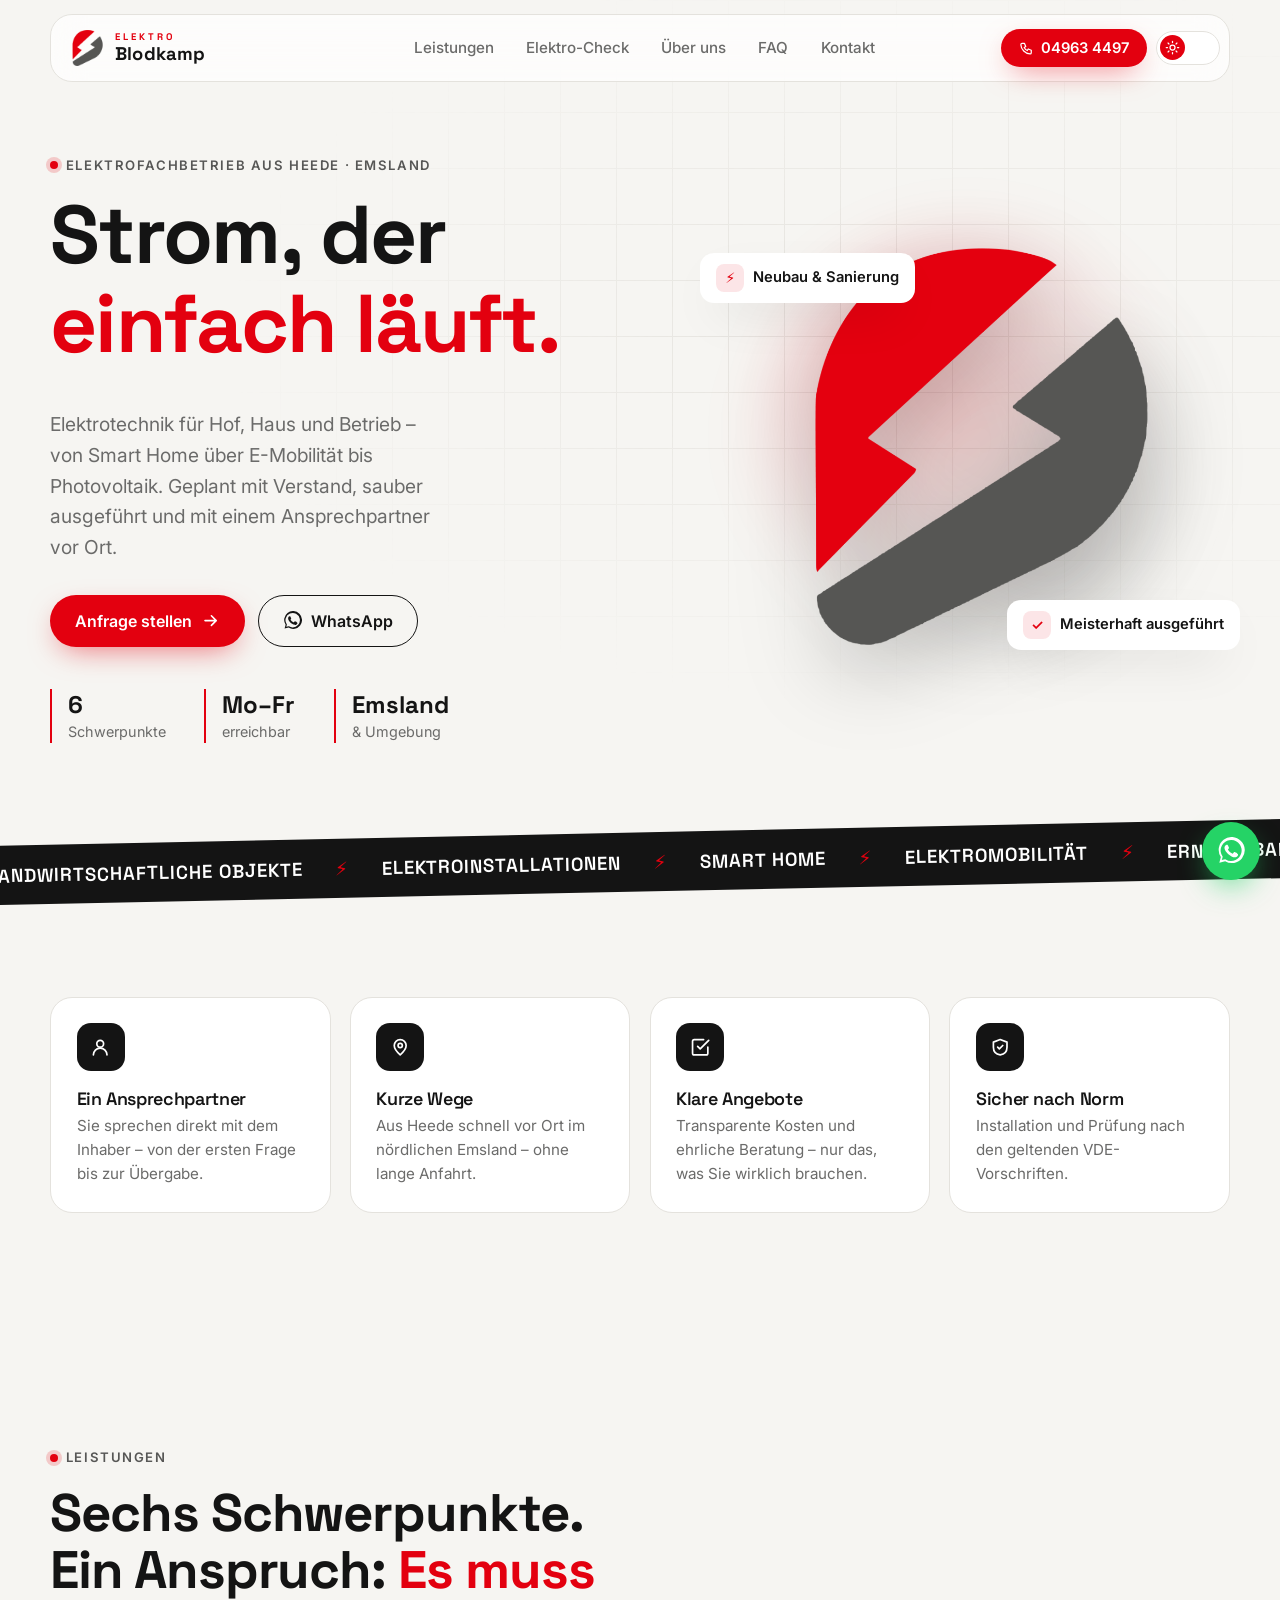
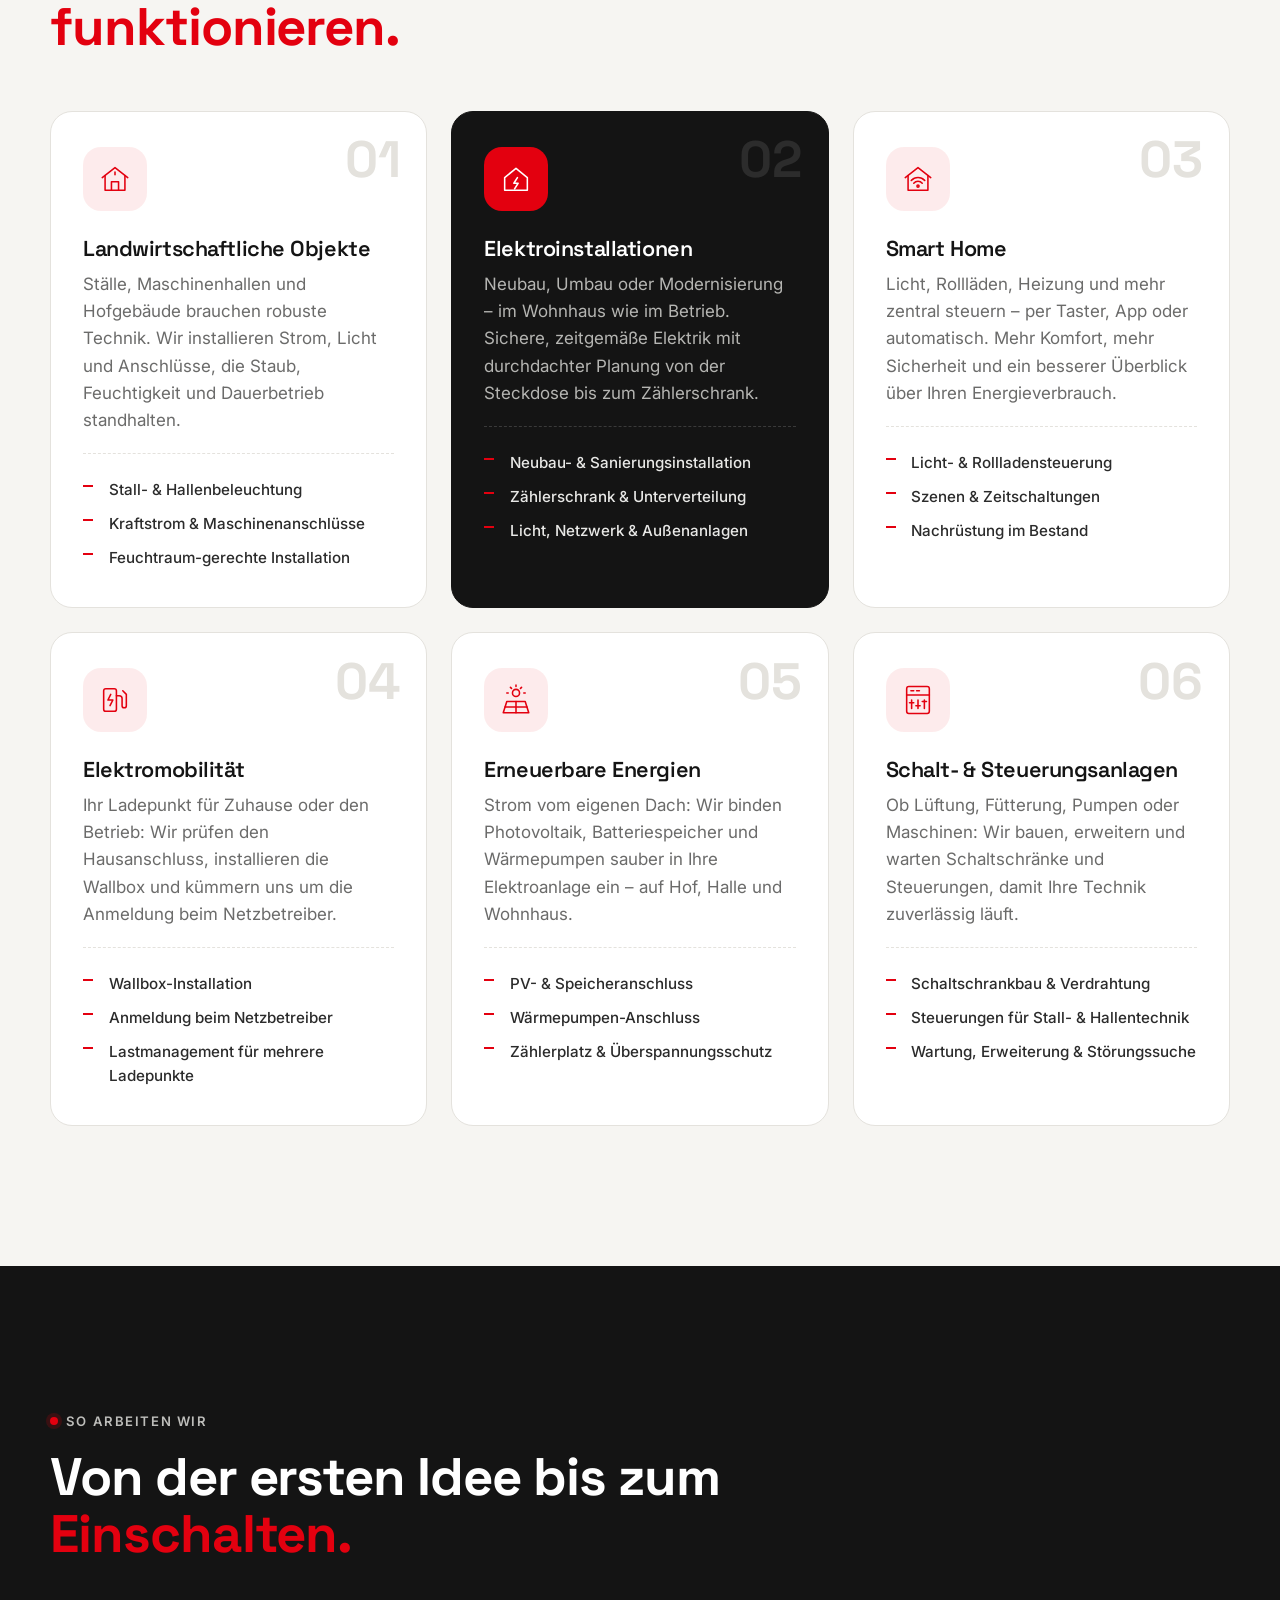
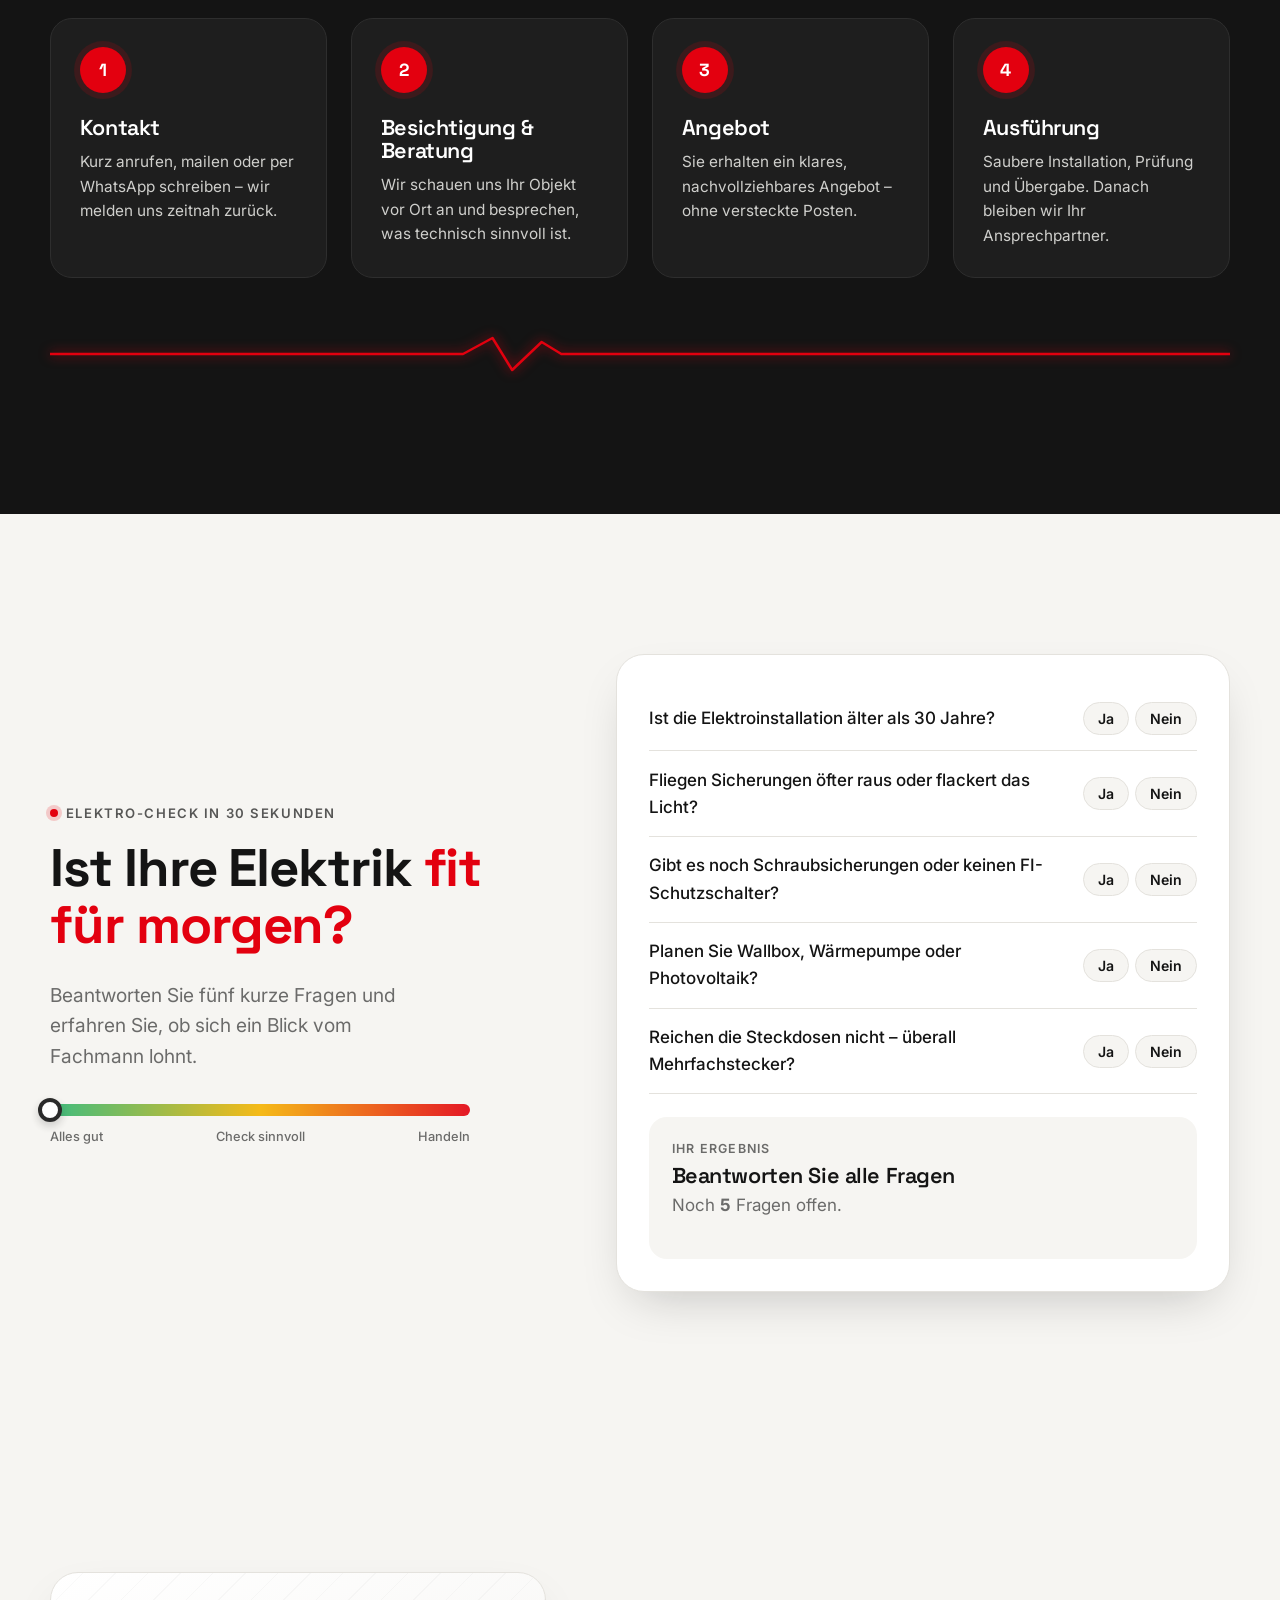
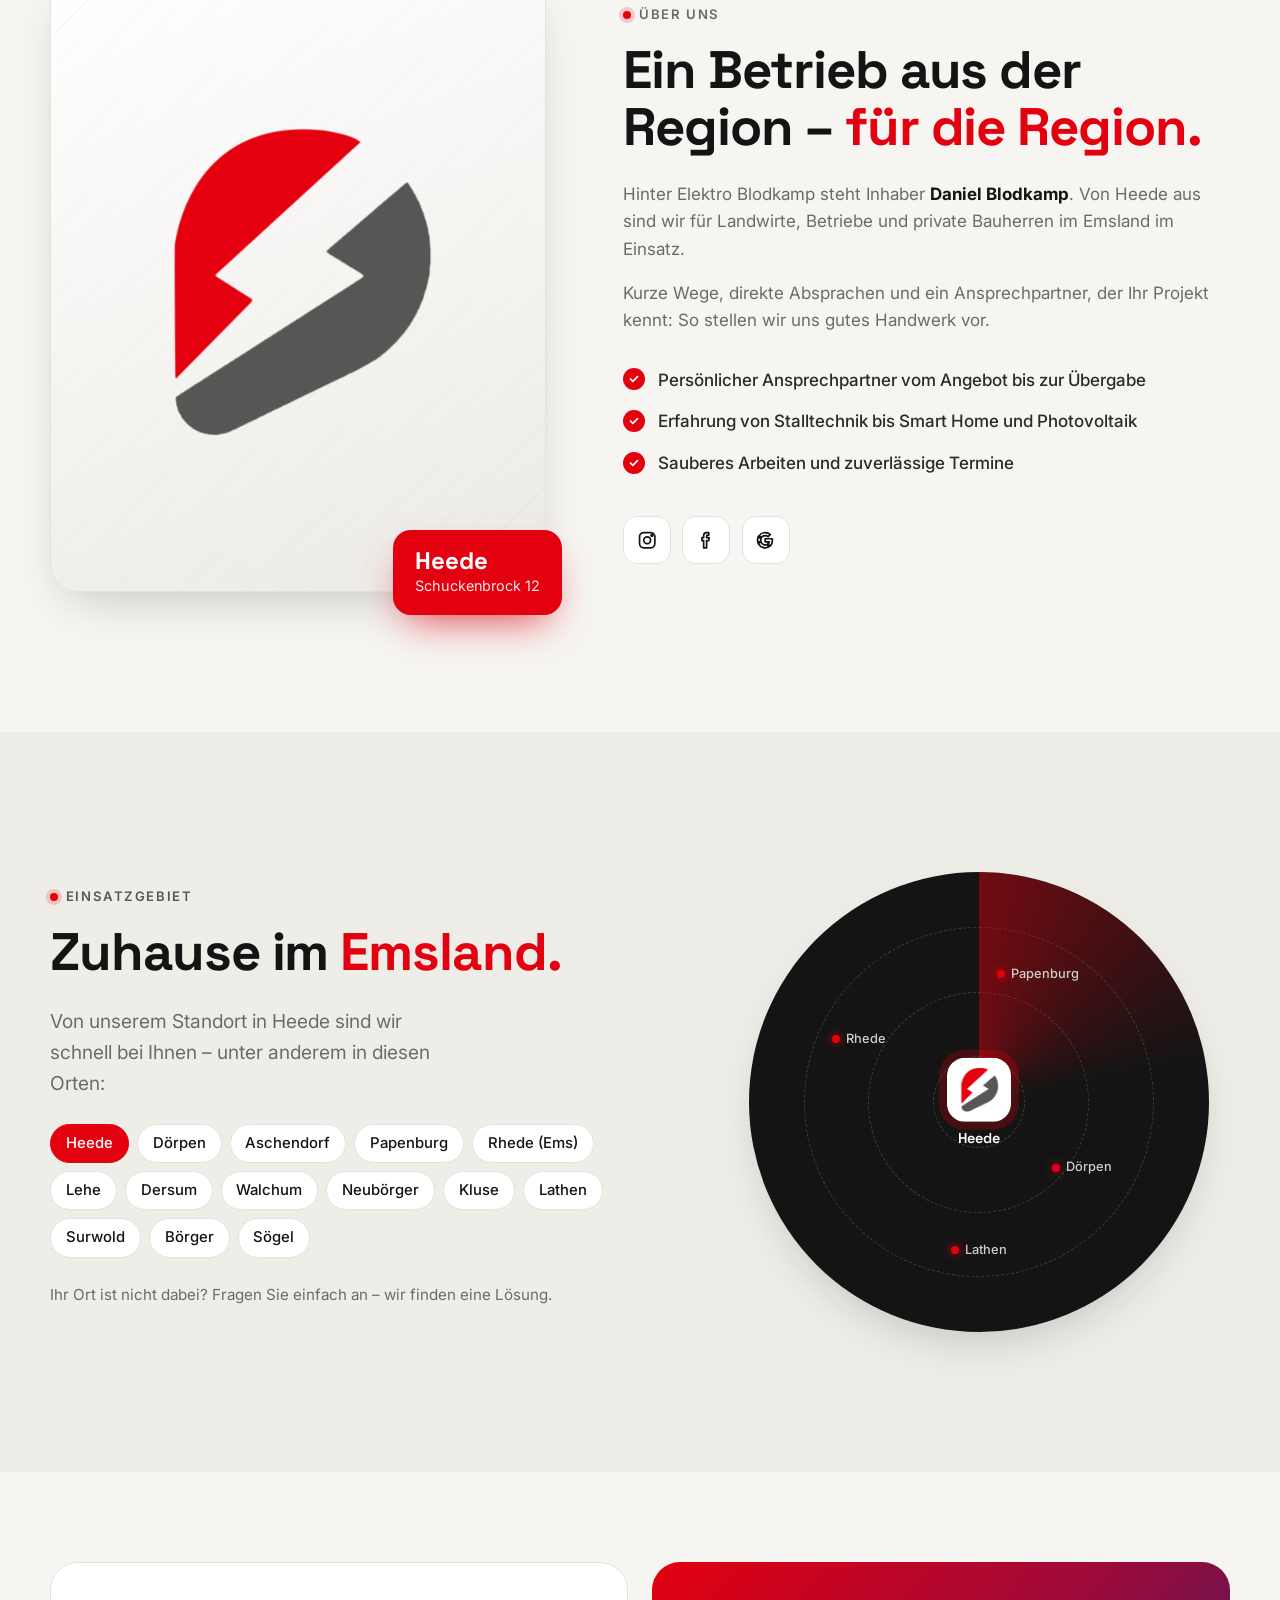
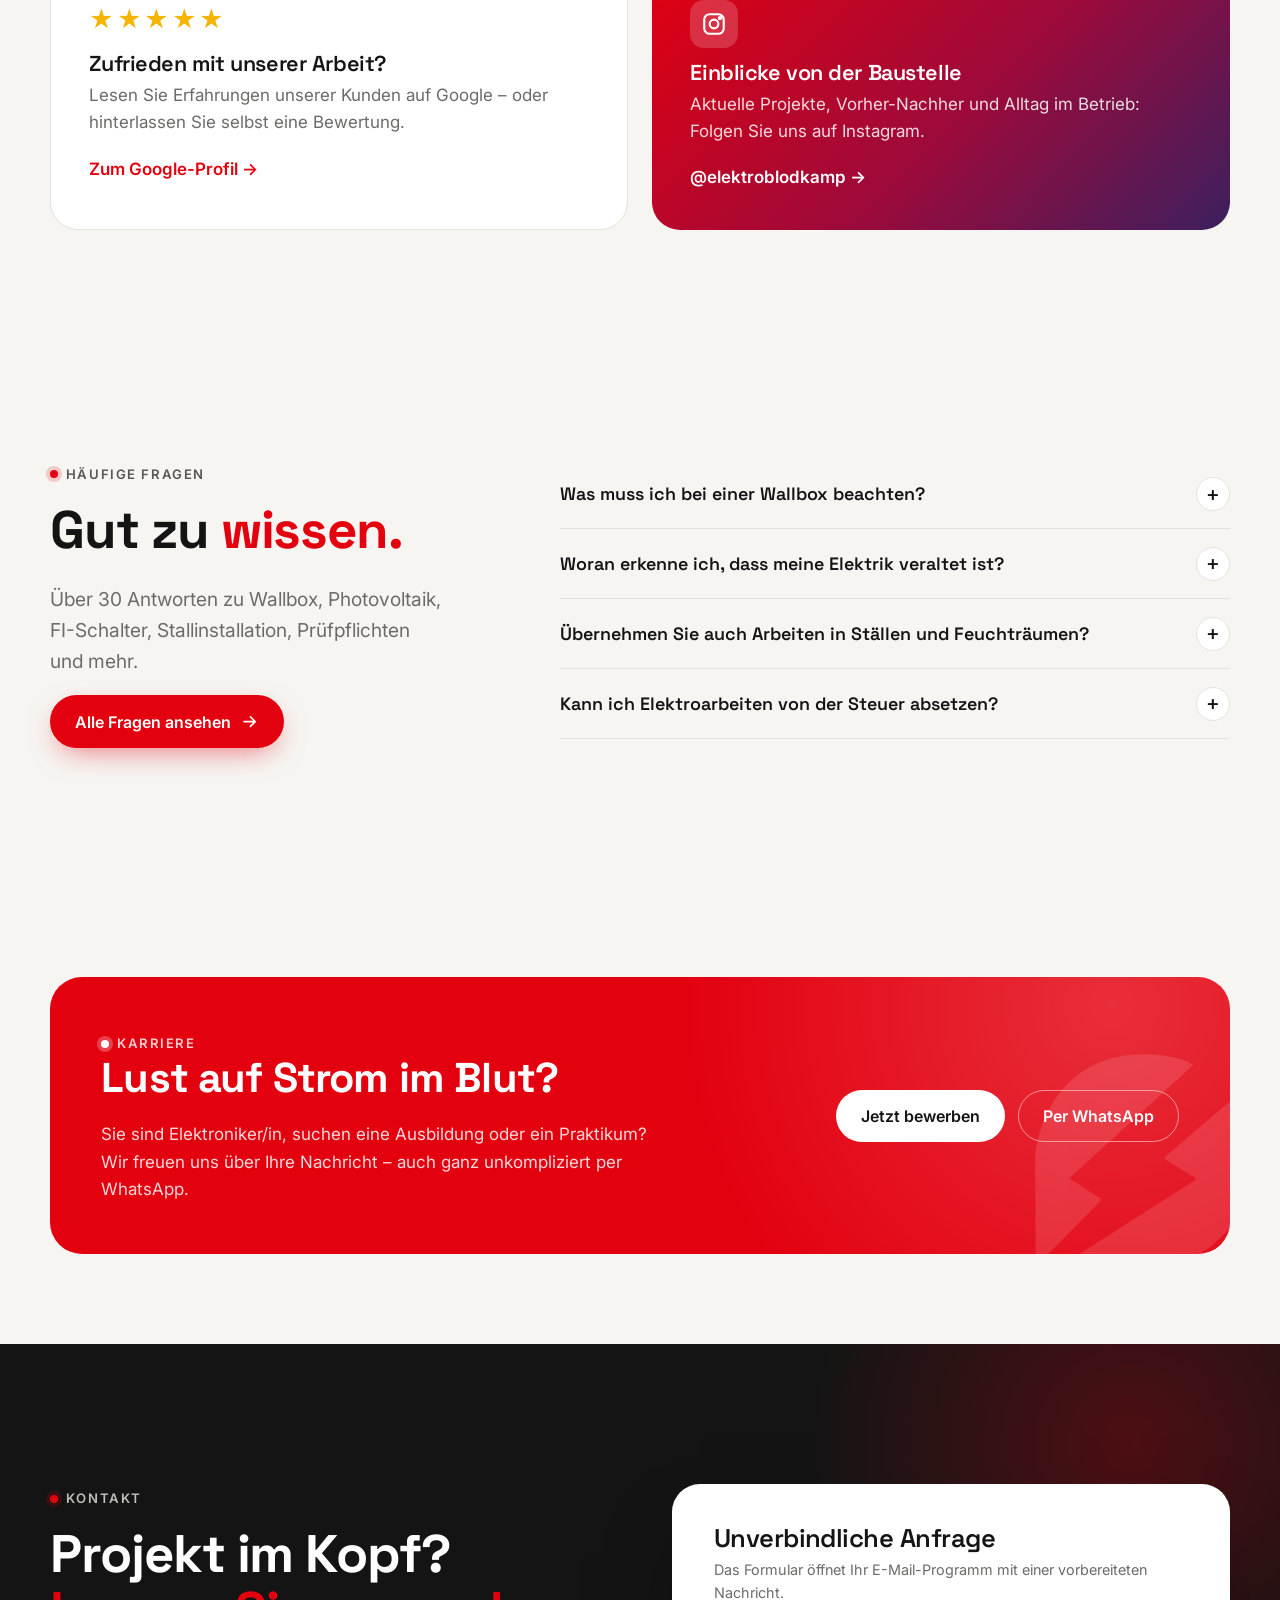
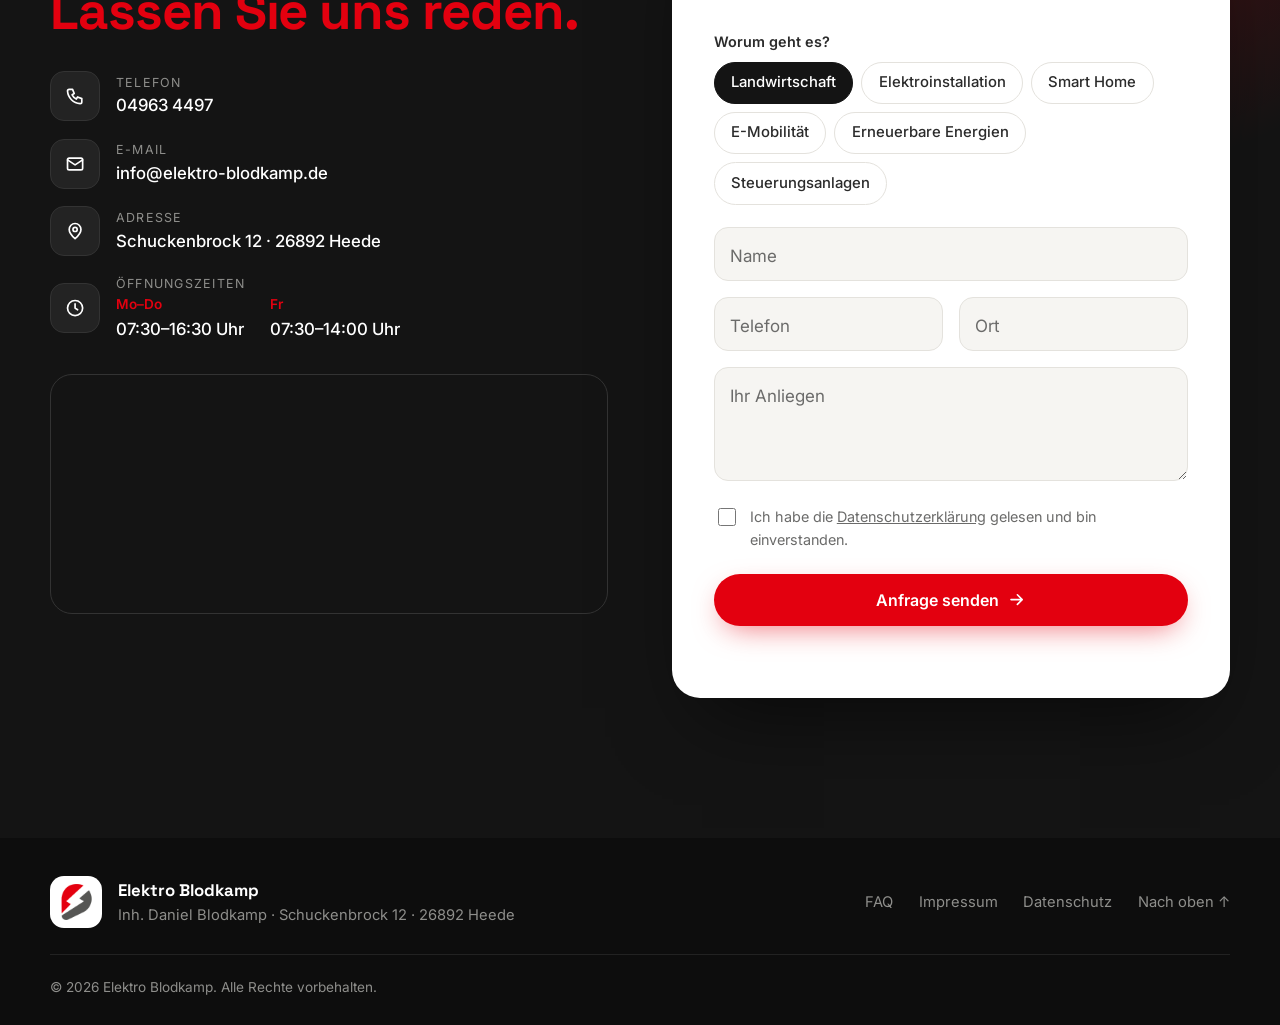
<file: index.html>
<!doctype html>
<html lang="de">
<head>
  <meta charset="utf-8">
  <meta name="viewport" content="width=device-width, initial-scale=1">
  <title>Elektro Blodkamp – Elektroinstallationen in Heede (Emsland)</title>
  <meta name="description" content="Elektro Blodkamp, Inh. Daniel Blodkamp, Heede: landwirtschaftliche Objekte, Elektroinstallationen, Smart Home, Elektromobilität, erneuerbare Energien sowie Schalt- und Steuerungsanlagen im Emsland.">
  <meta name="theme-color" content="#E3000F">
  <meta name="robots" content="noindex, nofollow">
  <link rel="icon" type="image/png" href="assets/logo.png">
  <link rel="preconnect" href="https://fonts.googleapis.com">
  <link rel="preconnect" href="https://fonts.gstatic.com" crossorigin>
  <link href="https://fonts.googleapis.com/css2?family=Space+Grotesk:wght@500;600;700&family=Inter:wght@400;500;600&display=swap" rel="stylesheet">
  <script>
    (function () {
      var t = null;
      try { t = localStorage.getItem('theme'); } catch (e) {}
      if (!t) t = window.matchMedia && matchMedia('(prefers-color-scheme: dark)').matches ? 'dark' : 'light';
      document.documentElement.setAttribute('data-theme', t);
    })();
  </script>
  <link rel="stylesheet" href="styles.css">
</head>
<body>

  <!-- Navigation -->
  <header class="nav" id="top">
    <div class="container nav__inner">
      <a href="#top" class="brand" aria-label="Elektro Blodkamp – Startseite">
        <img src="assets/logo.png" alt="" width="40" height="40" class="logo-l">
        <img src="assets/logo-dark.png" alt="" width="40" height="40" class="logo-d">
        <span class="brand__text"><small>Elektro</small>Blodkamp</span>
      </a>
      <nav class="nav__links" id="navLinks" aria-label="Hauptnavigation">
        <a href="#leistungen">Leistungen</a>
        <a href="#check">Elektro-Check</a>
        <a href="#ueber-uns">Über uns</a>
        <a href="faq.html">FAQ</a>
        <a href="#kontakt">Kontakt</a>
        <a href="tel:+4949634497" class="btn btn--small btn--red"><svg viewBox="0 0 24 24" aria-hidden="true"><path d="M5 4h4l2 5-2.5 1.5a11 11 0 0 0 5 5L15 13l5 2v4a2 2 0 0 1-2 2A16 16 0 0 1 3 6a2 2 0 0 1 2-2"/></svg>04963 4497</a>
      </nav>
      <div class="nav__actions">
        <a href="tel:+4949634497" class="btn btn--small btn--red nav__call"><svg viewBox="0 0 24 24" aria-hidden="true"><path d="M5 4h4l2 5-2.5 1.5a11 11 0 0 0 5 5L15 13l5 2v4a2 2 0 0 1-2 2A16 16 0 0 1 3 6a2 2 0 0 1 2-2"/></svg>04963 4497</a>
        <button class="theme-toggle" type="button" aria-label="Dunklen Modus aktivieren" aria-pressed="false">
          <span class="theme-toggle__knob">
            <svg class="i-sun" viewBox="0 0 24 24" aria-hidden="true"><circle cx="12" cy="12" r="4"/><path d="M12 2v2M12 20v2M4.9 4.9l1.4 1.4M17.7 17.7l1.4 1.4M2 12h2M20 12h2M4.9 19.1l1.4-1.4M17.7 6.3l1.4-1.4"/></svg>
            <svg class="i-moon" viewBox="0 0 24 24" aria-hidden="true"><path d="M21 12.8A9 9 0 1 1 11.2 3a7 7 0 0 0 9.8 9.8Z"/></svg>
          </span>
        </button>
        <button class="nav__toggle" id="navToggle" aria-label="Menü öffnen" aria-expanded="false" aria-controls="navLinks">
          <span></span><span></span>
        </button>
      </div>
    </div>
  </header>

  <main>
    <!-- Hero -->
    <section class="hero">
      <div class="hero__grid" aria-hidden="true"></div>
      <div class="container hero__inner">
        <div class="hero__copy">
          <p class="eyebrow"><span class="dot"></span>Elektrofachbetrieb aus Heede · Emsland</p>
          <h1>Strom, der <span class="hl">einfach&nbsp;läuft.</span></h1>
          <p class="lead">Elektrotechnik für Hof, Haus und Betrieb – von Smart Home über E-Mobilität bis Photovoltaik. Geplant mit Verstand, sauber ausgeführt und mit einem Ansprechpartner vor Ort.</p>
          <div class="hero__cta">
            <a href="#kontakt" class="btn btn--red">Anfrage stellen
              <svg viewBox="0 0 24 24" aria-hidden="true"><path d="M5 12h14M13 6l6 6-6 6"/></svg>
            </a>
            <a href="https://wa.me/491741602026" class="btn btn--ghost" target="_blank" rel="noopener">
              <svg viewBox="0 0 24 24" aria-hidden="true"><path d="M20.5 3.5A11 11 0 0 0 3.3 17.1L2 22l5-1.3A11 11 0 0 0 20.5 3.5Zm-8.5 17a9 9 0 0 1-4.6-1.3l-.3-.2-3 .8.8-2.9-.2-.3A9 9 0 1 1 12 20.5Zm5-6.7c-.3-.1-1.6-.8-1.9-.9s-.4-.1-.6.1-.7.9-.9 1.1-.3.2-.6.1a7.4 7.4 0 0 1-3.6-3.2c-.3-.5.3-.4.8-1.4.1-.2 0-.3 0-.5l-.9-2c-.2-.5-.5-.5-.6-.5h-.5a1 1 0 0 0-.8.4 3.2 3.2 0 0 0-1 2.4 5.6 5.6 0 0 0 1.2 3 12.8 12.8 0 0 0 4.9 4.3c1.8.8 2.5.8 3.4.7a2.9 2.9 0 0 0 1.9-1.3 2.4 2.4 0 0 0 .2-1.3c-.1-.2-.3-.2-.6-.4Z" fill="currentColor" stroke="none"/></svg>
              WhatsApp
            </a>
          </div>
          <ul class="hero__facts">
            <li><strong>6</strong><span>Schwerpunkte</span></li>
            <li><strong>Mo–Fr</strong><span>erreichbar</span></li>
            <li><strong>Emsland</strong><span>&amp; Umgebung</span></li>
          </ul>
        </div>

        <div class="hero__visual" aria-hidden="true">
          <div class="orb"></div>
          <img src="assets/logo.png" alt="" class="hero__logo logo-l" width="768" height="768">
          <img src="assets/logo-dark.png" alt="" class="hero__logo logo-d" width="768" height="768">
          <div class="chip chip--a"><span class="chip__icon">⚡</span>Neubau &amp; Sanierung</div>
          <div class="chip chip--b"><span class="chip__icon">✓</span>Meisterhaft ausgeführt</div>
        </div>
      </div>
    </section>

    <!-- Ticker -->
    <div class="ticker" aria-hidden="true">
      <div class="ticker__track">
        <span>Landwirtschaftliche Objekte</span><i>⚡</i>
        <span>Elektroinstallationen</span><i>⚡</i>
        <span>Smart Home</span><i>⚡</i>
        <span>Elektromobilität</span><i>⚡</i>
        <span>Erneuerbare Energien</span><i>⚡</i>
        <span>Schalt- &amp; Steuerungsanlagen</span><i>⚡</i>
        <span>Landwirtschaftliche Objekte</span><i>⚡</i>
        <span>Elektroinstallationen</span><i>⚡</i>
        <span>Smart Home</span><i>⚡</i>
        <span>Elektromobilität</span><i>⚡</i>
        <span>Erneuerbare Energien</span><i>⚡</i>
        <span>Schalt- &amp; Steuerungsanlagen</span><i>⚡</i>
      </div>
    </div>

    <!-- Vorteile -->
    <section class="section section--tight">
      <div class="container">
        <div class="perks">
          <div class="perk reveal">
            <span class="perk__icon"><svg viewBox="0 0 24 24" aria-hidden="true"><circle cx="12" cy="8" r="4"/><path d="M4 21a8 8 0 0 1 16 0"/></svg></span>
            <h3>Ein Ansprechpartner</h3>
            <p>Sie sprechen direkt mit dem Inhaber – von der ersten Frage bis zur Übergabe.</p>
          </div>
          <div class="perk reveal">
            <span class="perk__icon"><svg viewBox="0 0 24 24" aria-hidden="true"><path d="M12 21s-7-6.2-7-11a7 7 0 0 1 14 0c0 4.8-7 11-7 11Z"/><circle cx="12" cy="10" r="2.5"/></svg></span>
            <h3>Kurze Wege</h3>
            <p>Aus Heede schnell vor Ort im nördlichen Emsland – ohne lange Anfahrt.</p>
          </div>
          <div class="perk reveal">
            <span class="perk__icon"><svg viewBox="0 0 24 24" aria-hidden="true"><path d="M9 11 12 14 22 4"/><path d="M21 12v7a2 2 0 0 1-2 2H5a2 2 0 0 1-2-2V5a2 2 0 0 1 2-2h11"/></svg></span>
            <h3>Klare Angebote</h3>
            <p>Transparente Kosten und ehrliche Beratung – nur das, was Sie wirklich brauchen.</p>
          </div>
          <div class="perk reveal">
            <span class="perk__icon"><svg viewBox="0 0 24 24" aria-hidden="true"><path d="M12 3 4 6v6c0 5 3.4 8.3 8 9 4.6-.7 8-4 8-9V6z"/><path d="m9 12 2 2 4-4"/></svg></span>
            <h3>Sicher nach Norm</h3>
            <p>Installation und Prüfung nach den geltenden VDE-Vorschriften.</p>
          </div>
        </div>
      </div>
    </section>

    <!-- Leistungen -->
    <section class="section" id="leistungen">
      <div class="container">
        <div class="section__head reveal">
          <p class="eyebrow"><span class="dot"></span>Leistungen</p>
          <h2>Sechs Schwerpunkte.<br>Ein Anspruch: <span class="hl">Es muss funktionieren.</span></h2>
        </div>

        <div class="cards">
          <article class="card reveal">
            <div class="card__num">01</div>
            <div class="card__icon">
              <svg viewBox="0 0 48 48" aria-hidden="true"><path d="M6 22 24 8l18 14"/><path d="M10 19v21h28V19"/><path d="M19 40V28h10v12"/><path d="M24 14v4"/></svg>
            </div>
            <h3>Landwirtschaftliche Objekte</h3>
            <p>Ställe, Maschinenhallen und Hofgebäude brauchen robuste Technik. Wir installieren Strom, Licht und Anschlüsse, die Staub, Feuchtigkeit und Dauerbetrieb standhalten.</p>
            <ul class="card__list">
              <li>Stall- &amp; Hallenbeleuchtung</li>
              <li>Kraftstrom &amp; Maschinenanschlüsse</li>
              <li>Feuchtraum-gerechte Installation</li>
            </ul>
          </article>

          <article class="card card--featured reveal">
            <div class="card__num">02</div>
            <div class="card__icon">
              <svg viewBox="0 0 48 48" aria-hidden="true"><path d="M8 22 24 9l16 13v18H8z"/><path d="M26 22l-5 8h6l-5 8"/></svg>
            </div>
            <h3>Elektroinstallationen</h3>
            <p>Neubau, Umbau oder Modernisierung – im Wohnhaus wie im Betrieb. Sichere, zeitgemäße Elektrik mit durchdachter Planung von der Steckdose bis zum Zählerschrank.</p>
            <ul class="card__list">
              <li>Neubau- &amp; Sanierungsinstallation</li>
              <li>Zählerschrank &amp; Unterverteilung</li>
              <li>Licht, Netzwerk &amp; Außenanlagen</li>
            </ul>
          </article>

          <article class="card reveal">
            <div class="card__num">03</div>
            <div class="card__icon">
              <svg viewBox="0 0 48 48" aria-hidden="true"><path d="M6 22 24 8l18 14"/><path d="M10 19v21h28V19"/><path d="M18 30a8 8 0 0 1 12 0"/><path d="M14.5 26a13 13 0 0 1 19 0"/><circle cx="24" cy="34" r="1.5"/></svg>
            </div>
            <h3>Smart Home</h3>
            <p>Licht, Rollläden, Heizung und mehr zentral steuern – per Taster, App oder automatisch. Mehr Komfort, mehr Sicherheit und ein besserer Überblick über Ihren Energieverbrauch.</p>
            <ul class="card__list">
              <li>Licht- &amp; Rollladensteuerung</li>
              <li>Szenen &amp; Zeitschaltungen</li>
              <li>Nachrüstung im Bestand</li>
            </ul>
          </article>

          <article class="card reveal">
            <div class="card__num">04</div>
            <div class="card__icon">
              <svg viewBox="0 0 48 48" aria-hidden="true"><rect x="8" y="8" width="18" height="32" rx="3"/><path d="M26 18h4a4 4 0 0 1 4 4v10a3 3 0 0 0 6 0V16l-5-5"/><path d="m18 16-4 8h7l-4 8"/></svg>
            </div>
            <h3>Elektromobilität</h3>
            <p>Ihr Ladepunkt für Zuhause oder den Betrieb: Wir prüfen den Hausanschluss, installieren die Wallbox und kümmern uns um die Anmeldung beim Netzbetreiber.</p>
            <ul class="card__list">
              <li>Wallbox-Installation</li>
              <li>Anmeldung beim Netzbetreiber</li>
              <li>Lastmanagement für mehrere Ladepunkte</li>
            </ul>
          </article>

          <article class="card reveal">
            <div class="card__num">05</div>
            <div class="card__icon">
              <svg viewBox="0 0 48 48" aria-hidden="true"><circle cx="24" cy="14" r="5"/><path d="M24 3v2M13 14h-2M37 14h-2M16.2 6.2l1.4 1.4M31.8 6.2l-1.4 1.4"/><path d="M6 42l5-16h26l5 16z"/><path d="M8.5 34h31M24 26v16"/></svg>
            </div>
            <h3>Erneuerbare Energien</h3>
            <p>Strom vom eigenen Dach: Wir binden Photovoltaik, Batteriespeicher und Wärmepumpen sauber in Ihre Elektroanlage ein – auf Hof, Halle und Wohnhaus.</p>
            <ul class="card__list">
              <li>PV- &amp; Speicheranschluss</li>
              <li>Wärmepumpen-Anschluss</li>
              <li>Zählerplatz &amp; Überspannungsschutz</li>
            </ul>
          </article>

          <article class="card reveal">
            <div class="card__num">06</div>
            <div class="card__icon">
              <svg viewBox="0 0 48 48" aria-hidden="true"><rect x="8" y="5" width="32" height="38" rx="3"/><path d="M8 17h32"/><path d="M14 11h4M22 11h4"/><path d="M15 24v12M24 24v12M33 24v12"/><path d="M12 28h6M21 32h6M30 26h6"/></svg>
            </div>
            <h3>Schalt- &amp; Steuerungsanlagen</h3>
            <p>Ob Lüftung, Fütterung, Pumpen oder Maschinen: Wir bauen, erweitern und warten Schaltschränke und Steuerungen, damit Ihre Technik zuverlässig läuft.</p>
            <ul class="card__list">
              <li>Schaltschrankbau &amp; Verdrahtung</li>
              <li>Steuerungen für Stall- &amp; Hallentechnik</li>
              <li>Wartung, Erweiterung &amp; Störungssuche</li>
            </ul>
          </article>
        </div>
      </div>
    </section>

    <!-- Ablauf -->
    <section class="section section--dark" id="ablauf">
      <div class="container">
        <div class="section__head reveal">
          <p class="eyebrow eyebrow--light"><span class="dot"></span>So arbeiten wir</p>
          <h2>Von der ersten Idee bis zum <span class="hl">Einschalten.</span></h2>
        </div>
        <ol class="steps">
          <li class="step reveal">
            <span class="step__n">1</span>
            <h3>Kontakt</h3>
            <p>Kurz anrufen, mailen oder per WhatsApp schreiben – wir melden uns zeitnah zurück.</p>
          </li>
          <li class="step reveal">
            <span class="step__n">2</span>
            <h3>Besichtigung &amp; Beratung</h3>
            <p>Wir schauen uns Ihr Objekt vor Ort an und besprechen, was technisch sinnvoll ist.</p>
          </li>
          <li class="step reveal">
            <span class="step__n">3</span>
            <h3>Angebot</h3>
            <p>Sie erhalten ein klares, nachvollziehbares Angebot – ohne versteckte Posten.</p>
          </li>
          <li class="step reveal">
            <span class="step__n">4</span>
            <h3>Ausführung</h3>
            <p>Saubere Installation, Prüfung und Übergabe. Danach bleiben wir Ihr Ansprechpartner.</p>
          </li>
        </ol>
        <div class="bolt-line" aria-hidden="true">
          <svg viewBox="0 0 1200 40" preserveAspectRatio="none"><path d="M0 20 H420 L450 4 L470 36 L500 8 L520 20 H1200"/></svg>
        </div>
      </div>
    </section>

    <!-- Elektro-Check -->
    <section class="section" id="check">
      <div class="container check">
        <div class="check__intro reveal">
          <p class="eyebrow"><span class="dot"></span>Elektro-Check in 30 Sekunden</p>
          <h2>Ist Ihre Elektrik <span class="hl">fit für morgen?</span></h2>
          <p class="lead">Beantworten Sie fünf kurze Fragen und erfahren Sie, ob sich ein Blick vom Fachmann lohnt.</p>
          <div class="meter" aria-hidden="true">
            <div class="meter__bar"><span id="meterFill"></span></div>
            <div class="meter__labels"><span>Alles gut</span><span>Check sinnvoll</span><span>Handeln</span></div>
          </div>
        </div>

        <div class="check__box reveal">
          <ul class="qs" id="checkList">
            <li><span>Ist die Elektroinstallation älter als 30 Jahre?</span>
              <div class="yn"><button type="button" data-v="1">Ja</button><button type="button" data-v="0">Nein</button></div></li>
            <li><span>Fliegen Sicherungen öfter raus oder flackert das Licht?</span>
              <div class="yn"><button type="button" data-v="1">Ja</button><button type="button" data-v="0">Nein</button></div></li>
            <li><span>Gibt es noch Schraubsicherungen oder keinen FI-Schutzschalter?</span>
              <div class="yn"><button type="button" data-v="1">Ja</button><button type="button" data-v="0">Nein</button></div></li>
            <li><span>Planen Sie Wallbox, Wärmepumpe oder Photovoltaik?</span>
              <div class="yn"><button type="button" data-v="1">Ja</button><button type="button" data-v="0">Nein</button></div></li>
            <li><span>Reichen die Steckdosen nicht – überall Mehrfachstecker?</span>
              <div class="yn"><button type="button" data-v="1">Ja</button><button type="button" data-v="0">Nein</button></div></li>
          </ul>
          <div class="result" id="checkResult" aria-live="polite">
            <p class="result__label">Ihr Ergebnis</p>
            <h3 id="resultTitle">Beantworten Sie alle Fragen</h3>
            <p id="resultText">Noch <strong id="openCount">5</strong> Fragen offen.</p>
            <a href="#kontakt" class="btn btn--red" id="resultCta" hidden>Beratung anfragen
              <svg viewBox="0 0 24 24" aria-hidden="true"><path d="M5 12h14M13 6l6 6-6 6"/></svg>
            </a>
          </div>
        </div>
      </div>
    </section>

    <!-- Über uns -->
    <section class="section" id="ueber-uns">
      <div class="container about">
        <div class="about__visual reveal">
          <div class="about__card">
            <img src="assets/logo.png" alt="Logo Elektro Blodkamp" width="768" height="768" class="logo-l">
            <img src="assets/logo-dark.png" alt="Logo Elektro Blodkamp" width="768" height="768" class="logo-d">
          </div>
          <div class="about__badge">
            <strong>Heede</strong>
            <span>Schuckenbrock 12</span>
          </div>
        </div>
        <div class="about__copy reveal">
          <p class="eyebrow"><span class="dot"></span>Über uns</p>
          <h2>Ein Betrieb aus der Region – <span class="hl">für die Region.</span></h2>
          <p>Hinter Elektro Blodkamp steht Inhaber <strong>Daniel Blodkamp</strong>. Von Heede aus sind wir für Landwirte, Betriebe und private Bauherren im Emsland im Einsatz.</p>
          <p>Kurze Wege, direkte Absprachen und ein Ansprechpartner, der Ihr Projekt kennt: So stellen wir uns gutes Handwerk vor.</p>
          <ul class="checks">
            <li>Persönlicher Ansprechpartner vom Angebot bis zur Übergabe</li>
            <li>Erfahrung von Stalltechnik bis Smart Home und Photovoltaik</li>
            <li>Sauberes Arbeiten und zuverlässige Termine</li>
          </ul>
          <div class="socials">
            <a href="https://www.instagram.com/elektroblodkamp/" target="_blank" rel="noopener" aria-label="Instagram">
              <svg viewBox="0 0 24 24" aria-hidden="true"><rect x="3" y="3" width="18" height="18" rx="5"/><circle cx="12" cy="12" r="4"/><circle cx="17.5" cy="6.5" r="1" fill="currentColor"/></svg>
            </a>
            <a href="https://www.facebook.com/ElektroBlodkamp/" target="_blank" rel="noopener" aria-label="Facebook">
              <svg viewBox="0 0 24 24" aria-hidden="true"><path d="M15 3h-2.5A3.5 3.5 0 0 0 9 6.5V9H7v3.5h2V21h3.5v-8.5H15l.5-3.5h-3V7a1 1 0 0 1 1-1H15z"/></svg>
            </a>
            <a href="https://g.page/r/CZ46grOE5jxxEAE" target="_blank" rel="noopener" aria-label="Google-Profil">
              <svg viewBox="0 0 24 24" aria-hidden="true"><path d="M20.5 12.2c0-.7-.1-1.3-.2-1.9H12v3.6h4.8a4.1 4.1 0 0 1-1.8 2.7v2.2h2.9a8.8 8.8 0 0 0 2.6-6.6Z"/><path d="M12 21c2.4 0 4.4-.8 5.9-2.2L15 16.6a5.4 5.4 0 0 1-8.1-2.8H4v2.3A9 9 0 0 0 12 21Z"/><path d="M6.9 13.8a5.4 5.4 0 0 1 0-3.6V7.9H4a9 9 0 0 0 0 8.2Z"/><path d="M12 6.6a4.9 4.9 0 0 1 3.4 1.3L18 5.4A9 9 0 0 0 4 7.9l2.9 2.3A5.4 5.4 0 0 1 12 6.6Z"/></svg>
            </a>
          </div>
        </div>
      </div>
    </section>

    <!-- Einsatzgebiet -->
    <section class="section section--soft" id="gebiet">
      <div class="container area">
        <div class="area__copy reveal">
          <p class="eyebrow"><span class="dot"></span>Einsatzgebiet</p>
          <h2>Zuhause im <span class="hl">Emsland.</span></h2>
          <p class="lead">Von unserem Standort in Heede sind wir schnell bei Ihnen – unter anderem in diesen Orten:</p>
          <ul class="towns">
            <li>Heede</li><li>Dörpen</li><li>Aschendorf</li><li>Papenburg</li><li>Rhede (Ems)</li>
            <li>Lehe</li><li>Dersum</li><li>Walchum</li><li>Neubörger</li><li>Kluse</li>
            <li>Lathen</li><li>Surwold</li><li>Börger</li><li>Sögel</li>
          </ul>
          <p class="area__note">Ihr Ort ist nicht dabei? Fragen Sie einfach an – wir finden eine Lösung.</p>
        </div>
        <div class="radar reveal" aria-hidden="true">
          <div class="radar__ring r1"></div>
          <div class="radar__ring r2"></div>
          <div class="radar__ring r3"></div>
          <div class="radar__sweep"></div>
          <div class="radar__pin"><img src="assets/logo.png" alt="" width="64" height="64"><span>Heede</span></div>
          <span class="radar__dot" style="--x:54%;--y:20%">Papenburg</span>
          <span class="radar__dot" style="--x:18%;--y:34%">Rhede</span>
          <span class="radar__dot" style="--x:66%;--y:62%">Dörpen</span>
          <span class="radar__dot" style="--x:44%;--y:80%">Lathen</span>
        </div>
      </div>
    </section>

    <!-- Bewertungen / Social -->
    <section class="section section--tight">
      <div class="container social-band">
        <a class="band band--google reveal" href="https://g.page/r/CZ46grOE5jxxEAE" target="_blank" rel="noopener">
          <div class="stars" aria-hidden="true">★★★★★</div>
          <h3>Zufrieden mit unserer Arbeit?</h3>
          <p>Lesen Sie Erfahrungen unserer Kunden auf Google – oder hinterlassen Sie selbst eine Bewertung.</p>
          <span class="band__link">Zum Google-Profil →</span>
        </a>
        <a class="band band--insta reveal" href="https://www.instagram.com/elektroblodkamp/" target="_blank" rel="noopener">
          <div class="band__ig" aria-hidden="true">
            <svg viewBox="0 0 24 24"><rect x="3" y="3" width="18" height="18" rx="5"/><circle cx="12" cy="12" r="4"/><circle cx="17.5" cy="6.5" r="1" fill="currentColor"/></svg>
          </div>
          <h3>Einblicke von der Baustelle</h3>
          <p>Aktuelle Projekte, Vorher-Nachher und Alltag im Betrieb: Folgen Sie uns auf Instagram.</p>
          <span class="band__link">@elektroblodkamp →</span>
        </a>
      </div>
    </section>

    <!-- FAQ-Teaser -->
    <section class="section" id="faq">
      <div class="container faq">
        <div class="faq__head reveal">
          <p class="eyebrow"><span class="dot"></span>Häufige Fragen</p>
          <h2>Gut zu <span class="hl">wissen.</span></h2>
          <p class="lead">Über 30 Antworten zu Wallbox, Photovoltaik, FI-Schalter, Stallinstallation, Prüfpflichten und mehr.</p>
          <a href="faq.html" class="btn btn--red">Alle Fragen ansehen
            <svg viewBox="0 0 24 24" aria-hidden="true"><path d="M5 12h14M13 6l6 6-6 6"/></svg>
          </a>
        </div>
        <div class="faq__list reveal">
          <details>
            <summary>Was muss ich bei einer Wallbox beachten?</summary>
            <p>Wallboxen müssen beim Netzbetreiber angemeldet werden, ab 11 kW Ladeleistung ist zusätzlich eine Genehmigung nötig. Wir prüfen, ob Ihr Hausanschluss geeignet ist, und kümmern uns um die Formalitäten. <a href="faq.html" class="inline-link">Mehr zu Wallbox &amp; PV →</a></p>
          </details>
          <details>
            <summary>Woran erkenne ich, dass meine Elektrik veraltet ist?</summary>
            <p>Schraubsicherungen, fehlender FI-Schutzschalter, Steckdosen ohne Schutzkontakt oder häufig auslösende Sicherungen sind typische Anzeichen. Machen Sie den <a href="#check" class="inline-link">Elektro-Check</a> oder lesen Sie <a href="faq.html" class="inline-link">weitere Antworten →</a></p>
          </details>
          <details>
            <summary>Übernehmen Sie auch Arbeiten in Ställen und Feuchträumen?</summary>
            <p>Ja – landwirtschaftliche Objekte sind einer unserer Schwerpunkte. Wir setzen dort Material ein, das für Feuchtigkeit, Staub und aggressive Stallluft ausgelegt ist. <a href="faq.html" class="inline-link">Mehr zu Landwirtschaft &amp; Anlagen →</a></p>
          </details>
          <details>
            <summary>Kann ich Elektroarbeiten von der Steuer absetzen?</summary>
            <p>Als Privatperson meist ja: 20 % der Arbeitskosten, bis zu 1.200 € pro Jahr (§ 35a EStG). <a href="faq.html" class="inline-link">Alle Details →</a></p>
          </details>
        </div>
      </div>
    </section>

    <!-- Karriere -->
    <section class="section section--tight">
      <div class="container">
        <div class="career reveal">
          <div class="career__copy">
            <p class="eyebrow eyebrow--light"><span class="dot"></span>Karriere</p>
            <h2>Lust auf Strom im Blut?</h2>
            <p>Sie sind Elektroniker/in, suchen eine Ausbildung oder ein Praktikum? Wir freuen uns über Ihre Nachricht – auch ganz unkompliziert per WhatsApp.</p>
          </div>
          <div class="career__cta">
            <a href="mailto:info@elektro-blodkamp.de?subject=Bewerbung" class="btn btn--white">Jetzt bewerben</a>
            <a href="https://wa.me/491741602026" class="btn btn--outline-light" target="_blank" rel="noopener">Per WhatsApp</a>
          </div>
        </div>
      </div>
    </section>

    <!-- Kontakt -->
    <section class="section section--contact" id="kontakt">
      <div class="container contact">
        <div class="contact__info reveal">
          <p class="eyebrow eyebrow--light"><span class="dot"></span>Kontakt</p>
          <h2>Projekt im Kopf?<br><span class="hl">Lassen Sie uns reden.</span></h2>
          <ul class="contact__list">
            <li>
              <span class="ci"><svg viewBox="0 0 24 24" aria-hidden="true"><path d="M5 4h4l2 5-2.5 1.5a11 11 0 0 0 5 5L15 13l5 2v4a2 2 0 0 1-2 2A16 16 0 0 1 3 6a2 2 0 0 1 2-2"/></svg></span>
              <div><small>Telefon</small><a href="tel:+4949634497">04963 4497</a></div>
            </li>
            <li>
              <span class="ci"><svg viewBox="0 0 24 24" aria-hidden="true"><rect x="3" y="5" width="18" height="14" rx="2"/><path d="m3 7 9 6 9-6"/></svg></span>
              <div><small>E-Mail</small><a href="mailto:info@elektro-blodkamp.de">info@elektro-blodkamp.de</a></div>
            </li>
            <li>
              <span class="ci"><svg viewBox="0 0 24 24" aria-hidden="true"><path d="M12 21s-7-6.2-7-11a7 7 0 0 1 14 0c0 4.8-7 11-7 11Z"/><circle cx="12" cy="10" r="2.5"/></svg></span>
              <div><small>Adresse</small><a href="https://goo.gl/maps/2siAbqAciS1DesQE9" target="_blank" rel="noopener">Schuckenbrock 12 · 26892 Heede</a></div>
            </li>
            <li>
              <span class="ci"><svg viewBox="0 0 24 24" aria-hidden="true"><circle cx="12" cy="12" r="9"/><path d="M12 7v5l3 2"/></svg></span>
              <div><small>Öffnungszeiten</small><span class="hours"><span><b>Mo–Do</b>07:30–16:30 Uhr</span><span><b>Fr</b>07:30–14:00 Uhr</span></span></div>
            </li>
          </ul>
          <div class="map">
            <iframe title="Karte: Schuckenbrock 12, 26892 Heede" loading="lazy" referrerpolicy="no-referrer-when-downgrade"
              src="https://maps.google.com/maps?q=Schuckenbrock%2012%2C%2026892%20Heede&z=14&output=embed"></iframe>
          </div>
        </div>

        <form class="form reveal" id="contactForm" novalidate>
          <h3>Unverbindliche Anfrage</h3>
          <p class="form__hint">Das Formular öffnet Ihr E-Mail-Programm mit einer vorbereiteten Nachricht.</p>
          <fieldset class="seg">
            <legend>Worum geht es?</legend>
            <label><input type="radio" name="bereich" value="Landwirtschaft" checked><span>Landwirtschaft</span></label>
            <label><input type="radio" name="bereich" value="Elektroinstallation"><span>Elektroinstallation</span></label>
            <label><input type="radio" name="bereich" value="Smart Home"><span>Smart Home</span></label>
            <label><input type="radio" name="bereich" value="E-Mobilität"><span>E-Mobilität</span></label>
            <label><input type="radio" name="bereich" value="Erneuerbare Energien"><span>Erneuerbare Energien</span></label>
            <label><input type="radio" name="bereich" value="Steuerungsanlagen"><span>Steuerungsanlagen</span></label>
          </fieldset>
          <div class="field">
            <input type="text" id="name" name="name" placeholder=" " required autocomplete="name">
            <label for="name">Name</label>
          </div>
          <div class="field-row">
            <div class="field">
              <input type="tel" id="phone" name="phone" placeholder=" " autocomplete="tel">
              <label for="phone">Telefon</label>
            </div>
            <div class="field">
              <input type="text" id="ort" name="ort" placeholder=" " autocomplete="address-level2">
              <label for="ort">Ort</label>
            </div>
          </div>
          <div class="field">
            <textarea id="message" name="message" rows="4" placeholder=" " required></textarea>
            <label for="message">Ihr Anliegen</label>
          </div>
          <label class="consent">
            <input type="checkbox" id="consent" required>
            <span>Ich habe die <a href="datenschutz.html">Datenschutzerklärung</a> gelesen und bin einverstanden.</span>
          </label>
          <button type="submit" class="btn btn--red btn--block">Anfrage senden
            <svg viewBox="0 0 24 24" aria-hidden="true"><path d="M5 12h14M13 6l6 6-6 6"/></svg>
          </button>
          <p class="form__error" id="formError" role="alert"></p>
        </form>
      </div>
    </section>
  </main>

  <footer class="footer">
    <div class="container footer__inner">
      <div class="footer__brand">
        <span class="footer__logo"><img src="assets/logo.png" alt="" width="36" height="36"></span>
        <div>
          <strong>Elektro Blodkamp</strong>
          <span>Inh. Daniel Blodkamp · Schuckenbrock 12 · 26892 Heede</span>
        </div>
      </div>
      <nav class="footer__links" aria-label="Rechtliches">
        <a href="faq.html">FAQ</a>
        <a href="impressum.html">Impressum</a>
        <a href="datenschutz.html">Datenschutz</a>
        <a href="#top">Nach oben ↑</a>
      </nav>
    </div>
    <div class="container footer__copy">© <span id="year">2026</span> Elektro Blodkamp. Alle Rechte vorbehalten.</div>
  </footer>

  <a href="https://wa.me/491741602026" class="fab" target="_blank" rel="noopener" aria-label="Per WhatsApp schreiben">
    <svg viewBox="0 0 24 24" aria-hidden="true"><path d="M20.5 3.5A11 11 0 0 0 3.3 17.1L2 22l5-1.3A11 11 0 0 0 20.5 3.5Zm-8.5 17a9 9 0 0 1-4.6-1.3l-.3-.2-3 .8.8-2.9-.2-.3A9 9 0 1 1 12 20.5Zm5-6.7c-.3-.1-1.6-.8-1.9-.9s-.4-.1-.6.1-.7.9-.9 1.1-.3.2-.6.1a7.4 7.4 0 0 1-3.6-3.2c-.3-.5.3-.4.8-1.4.1-.2 0-.3 0-.5l-.9-2c-.2-.5-.5-.5-.6-.5h-.5a1 1 0 0 0-.8.4 3.2 3.2 0 0 0-1 2.4 5.6 5.6 0 0 0 1.2 3 12.8 12.8 0 0 0 4.9 4.3c1.8.8 2.5.8 3.4.7a2.9 2.9 0 0 0 1.9-1.3 2.4 2.4 0 0 0 .2-1.3c-.1-.2-.3-.2-.6-.4Z"/></svg>
  </a>

  <script src="theme.js"></script>
  <script src="script.js"></script>
</body>
</html>
</file>
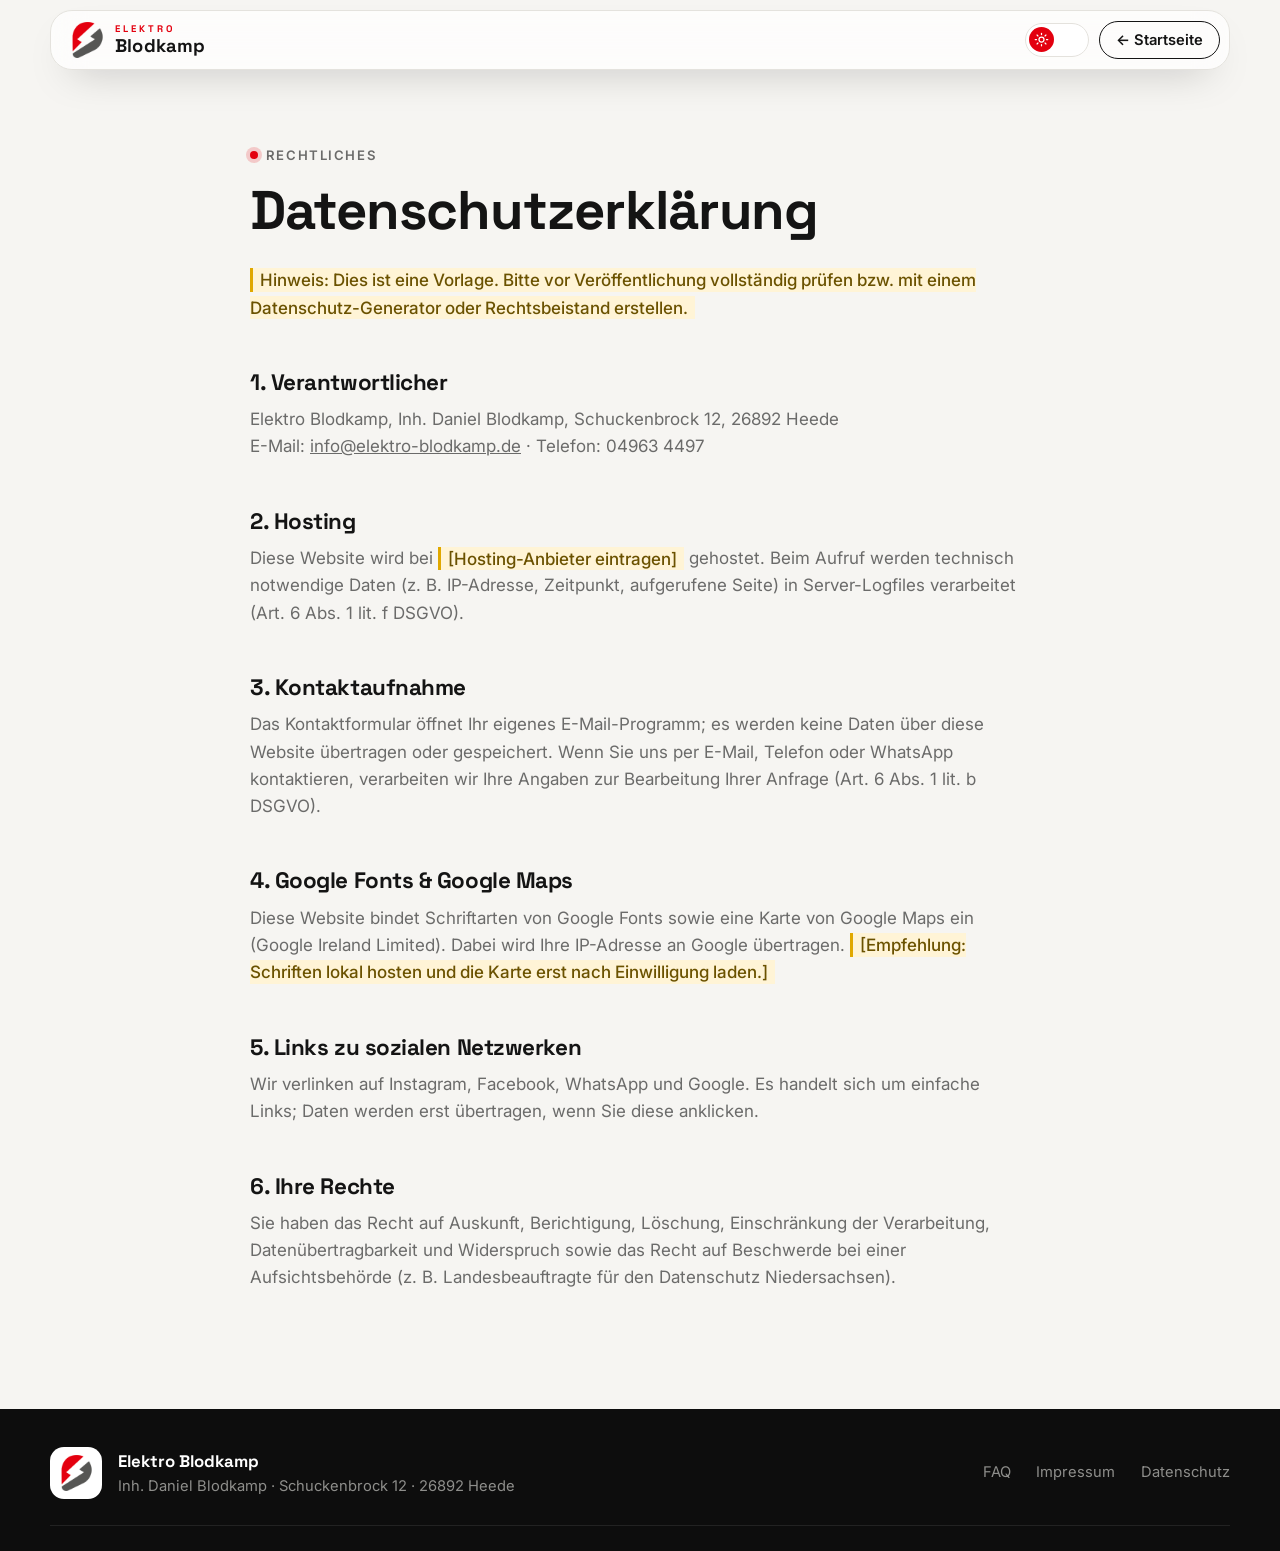
<file: datenschutz.html>
<!doctype html>
<html lang="de">
<head>
  <meta charset="utf-8">
  <meta name="viewport" content="width=device-width, initial-scale=1">
  <title>Datenschutz – Elektro Blodkamp</title>
  <meta name="robots" content="noindex">
  <link rel="icon" type="image/png" href="assets/logo.png">
  <link rel="preconnect" href="https://fonts.googleapis.com">
  <link rel="preconnect" href="https://fonts.gstatic.com" crossorigin>
  <link href="https://fonts.googleapis.com/css2?family=Space+Grotesk:wght@500;600;700&family=Inter:wght@400;500;600&display=swap" rel="stylesheet">
  <script>
    (function () {
      var t = null;
      try { t = localStorage.getItem('theme'); } catch (e) {}
      if (!t) t = window.matchMedia && matchMedia('(prefers-color-scheme: dark)').matches ? 'dark' : 'light';
      document.documentElement.setAttribute('data-theme', t);
    })();
  </script>
  <link rel="stylesheet" href="styles.css">
</head>
<body>
  <header class="nav is-scrolled">
    <div class="container nav__inner">
      <a href="index.html" class="brand" aria-label="Zur Startseite">
        <img src="assets/logo.png" alt="" width="40" height="40" class="logo-l">
        <img src="assets/logo-dark.png" alt="" width="40" height="40" class="logo-d">
        <span class="brand__text"><small>Elektro</small>Blodkamp</span>
      </a>
      <div class="nav__actions">
        <button class="theme-toggle" type="button" aria-label="Dunklen Modus aktivieren" aria-pressed="false">
          <span class="theme-toggle__knob">
            <svg class="i-sun" viewBox="0 0 24 24" aria-hidden="true"><circle cx="12" cy="12" r="4"/><path d="M12 2v2M12 20v2M4.9 4.9l1.4 1.4M17.7 17.7l1.4 1.4M2 12h2M20 12h2M4.9 19.1l1.4-1.4M17.7 6.3l1.4-1.4"/></svg>
            <svg class="i-moon" viewBox="0 0 24 24" aria-hidden="true"><path d="M21 12.8A9 9 0 1 1 11.2 3a7 7 0 0 0 9.8 9.8Z"/></svg>
          </span>
        </button>
        <a href="index.html" class="btn btn--small btn--ghost">← Startseite</a>
      </div>
    </div>
  </header>

  <main class="legal">
    <div class="container">
      <p class="eyebrow"><span class="dot"></span>Rechtliches</p>
      <h1>Datenschutzerklärung</h1>
      <p><span class="todo">Hinweis: Dies ist eine Vorlage. Bitte vor Veröffentlichung vollständig prüfen bzw. mit einem Datenschutz-Generator oder Rechtsbeistand erstellen.</span></p>

      <h2>1. Verantwortlicher</h2>
      <p>Elektro Blodkamp, Inh. Daniel Blodkamp, Schuckenbrock 12, 26892 Heede<br>
         E-Mail: <a href="mailto:info@elektro-blodkamp.de">info@elektro-blodkamp.de</a> · Telefon: 04963 4497</p>

      <h2>2. Hosting</h2>
      <p>Diese Website wird bei <span class="todo">[Hosting-Anbieter eintragen]</span> gehostet. Beim Aufruf werden technisch notwendige Daten (z. B. IP-Adresse, Zeitpunkt, aufgerufene Seite) in Server-Logfiles verarbeitet (Art. 6 Abs. 1 lit. f DSGVO).</p>

      <h2>3. Kontaktaufnahme</h2>
      <p>Das Kontaktformular öffnet Ihr eigenes E-Mail-Programm; es werden keine Daten über diese Website übertragen oder gespeichert. Wenn Sie uns per E-Mail, Telefon oder WhatsApp kontaktieren, verarbeiten wir Ihre Angaben zur Bearbeitung Ihrer Anfrage (Art. 6 Abs. 1 lit. b DSGVO).</p>

      <h2>4. Google Fonts &amp; Google Maps</h2>
      <p>Diese Website bindet Schriftarten von Google Fonts sowie eine Karte von Google Maps ein (Google Ireland Limited). Dabei wird Ihre IP-Adresse an Google übertragen. <span class="todo">[Empfehlung: Schriften lokal hosten und die Karte erst nach Einwilligung laden.]</span></p>

      <h2>5. Links zu sozialen Netzwerken</h2>
      <p>Wir verlinken auf Instagram, Facebook, WhatsApp und Google. Es handelt sich um einfache Links; Daten werden erst übertragen, wenn Sie diese anklicken.</p>

      <h2>6. Ihre Rechte</h2>
      <p>Sie haben das Recht auf Auskunft, Berichtigung, Löschung, Einschränkung der Verarbeitung, Datenübertragbarkeit und Widerspruch sowie das Recht auf Beschwerde bei einer Aufsichtsbehörde (z. B. Landesbeauftragte für den Datenschutz Niedersachsen).</p>
    </div>
  </main>

  <footer class="footer">
    <div class="container footer__inner">
      <div class="footer__brand">
        <span class="footer__logo"><img src="assets/logo.png" alt="" width="36" height="36"></span>
        <div><strong>Elektro Blodkamp</strong><span>Inh. Daniel Blodkamp · Schuckenbrock 12 · 26892 Heede</span></div>
      </div>
      <nav class="footer__links" aria-label="Rechtliches">
        <a href="faq.html">FAQ</a>
        <a href="impressum.html">Impressum</a>
        <a href="datenschutz.html">Datenschutz</a>
      </nav>
    </div>
  </footer>
  <script src="theme.js"></script>
</body>
</html>
</file>
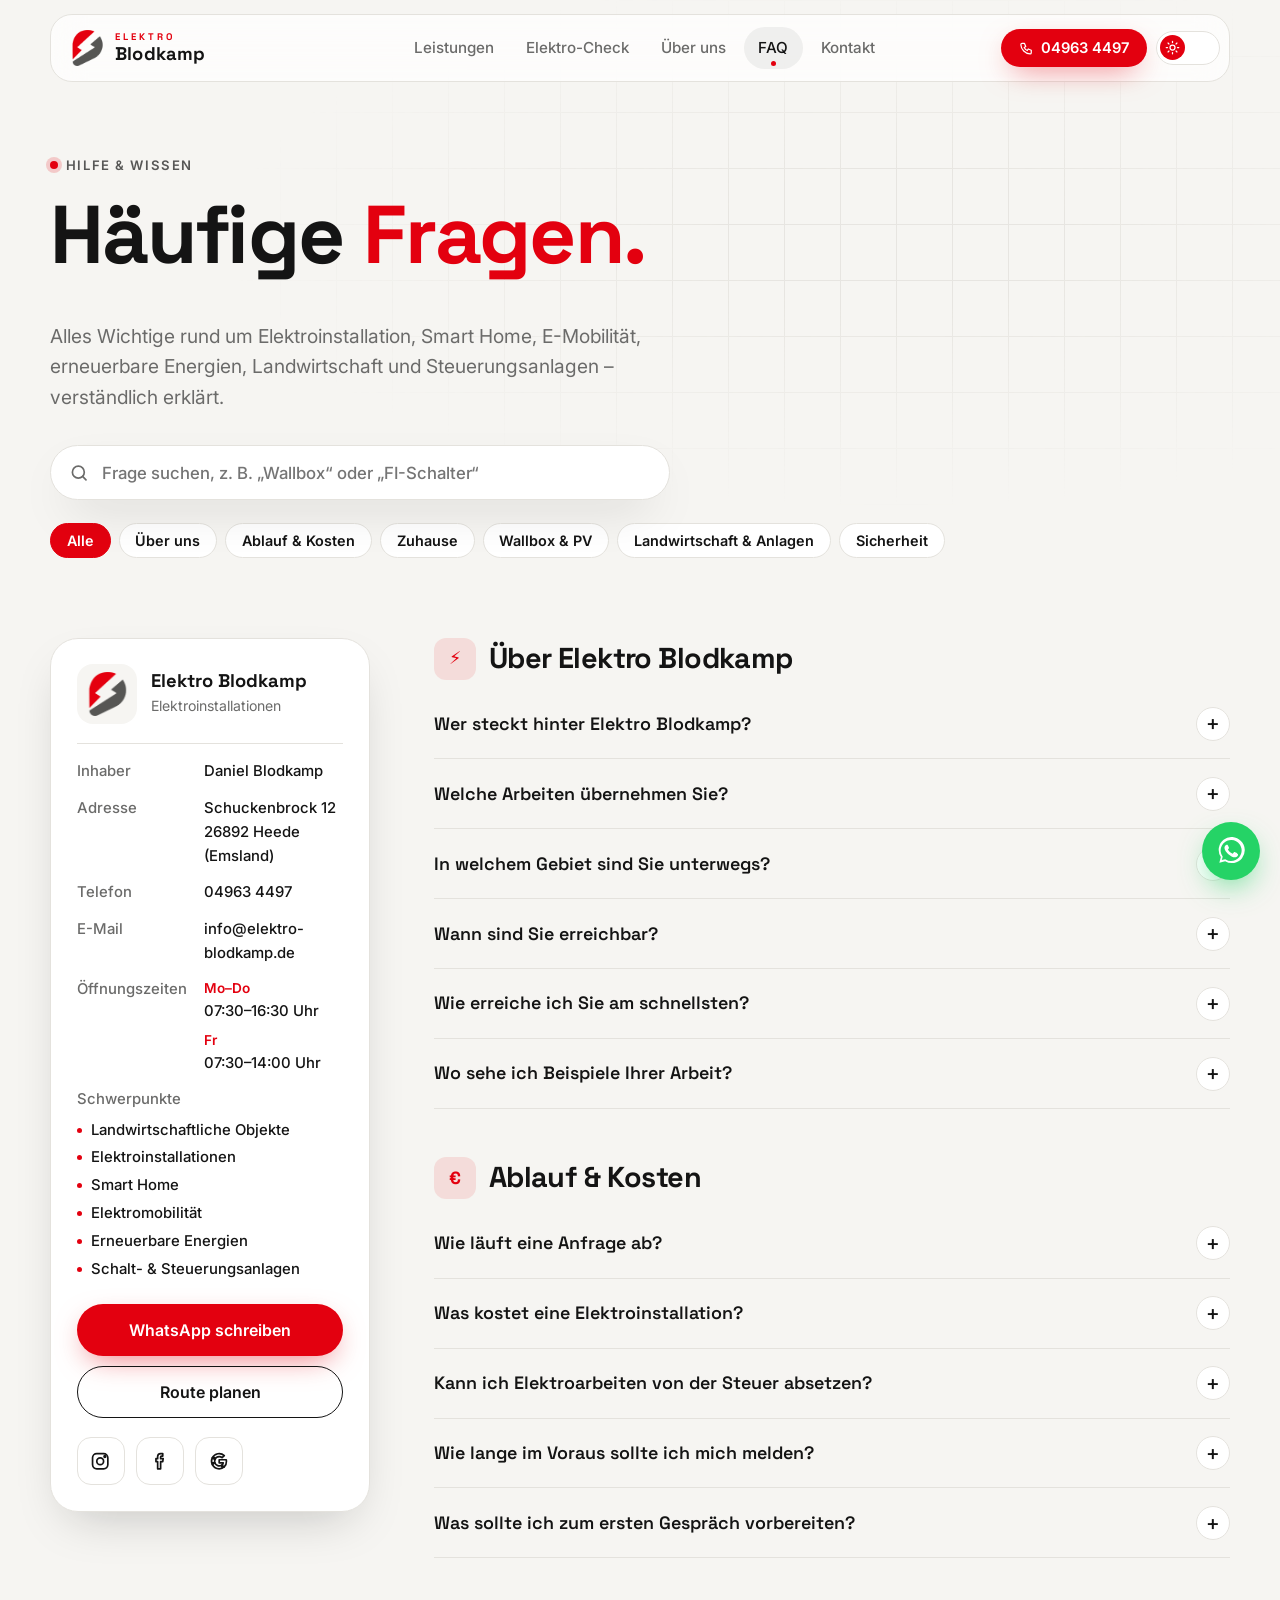
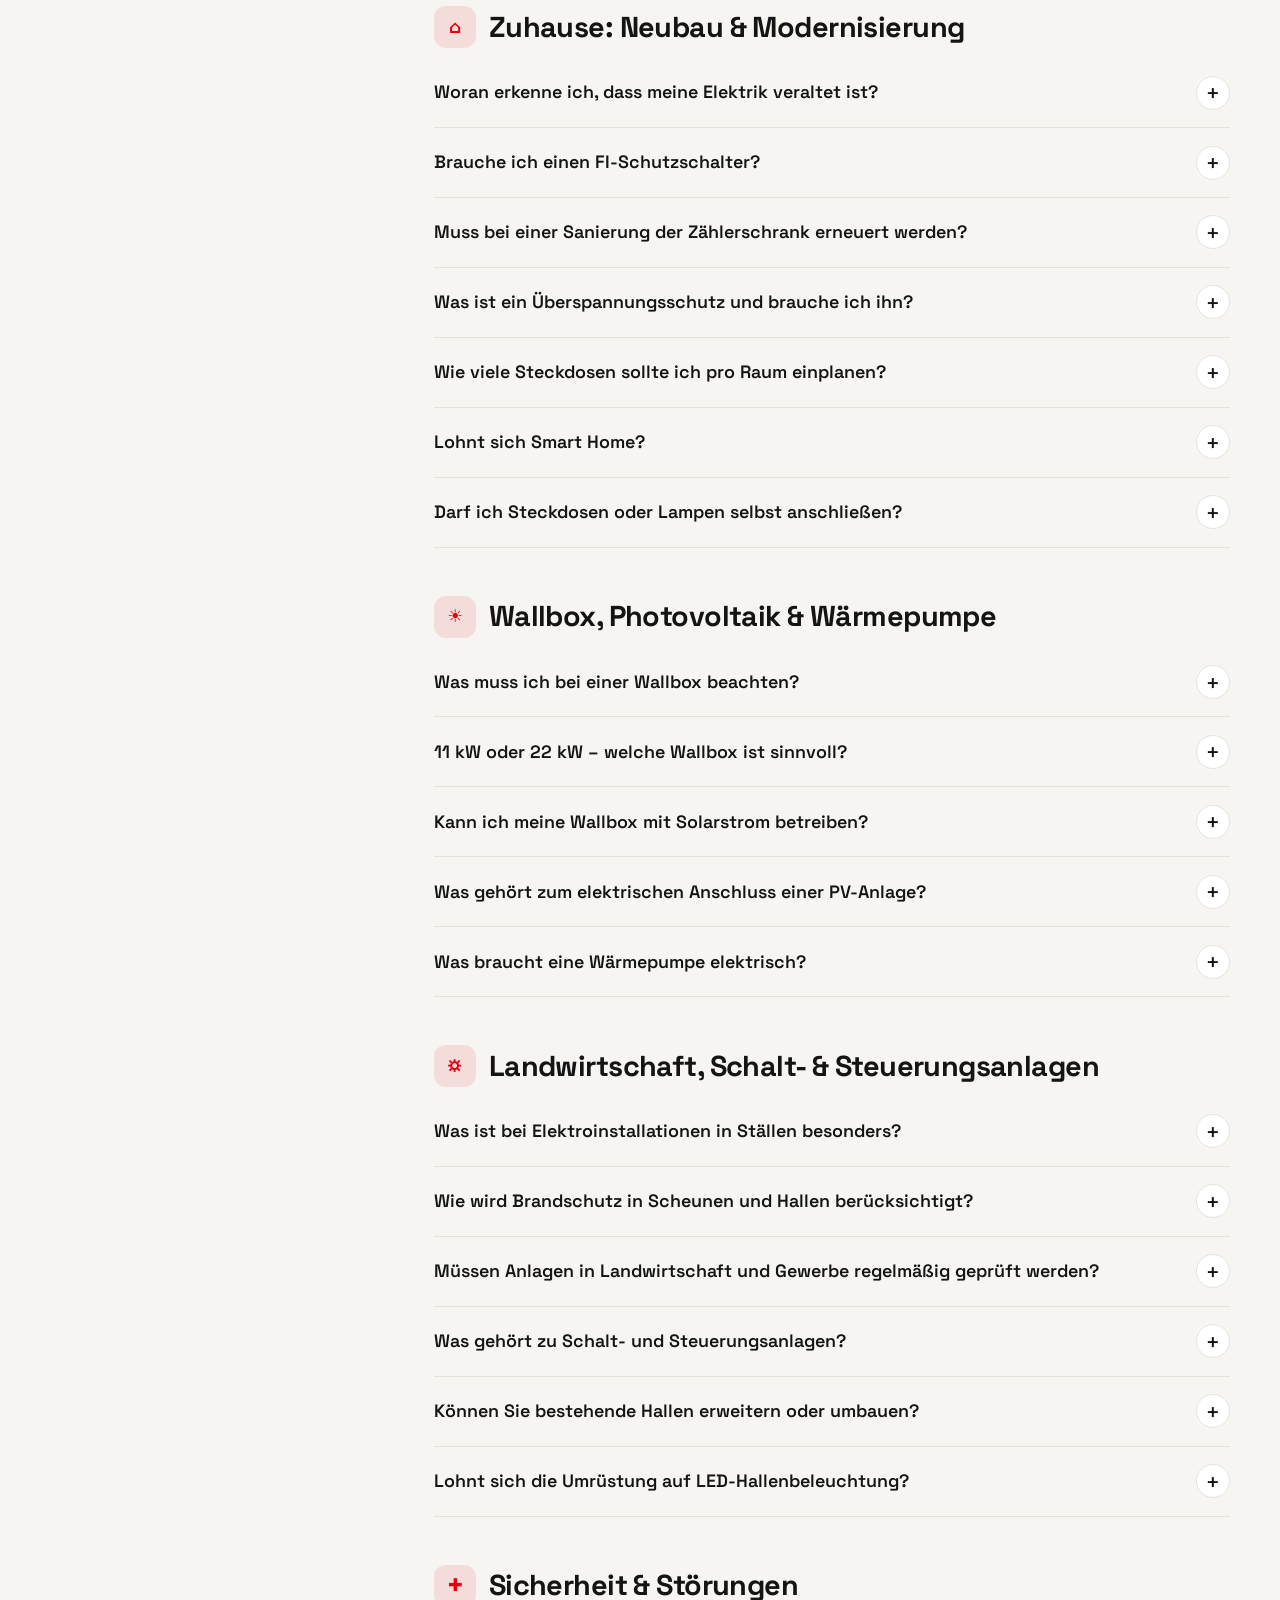
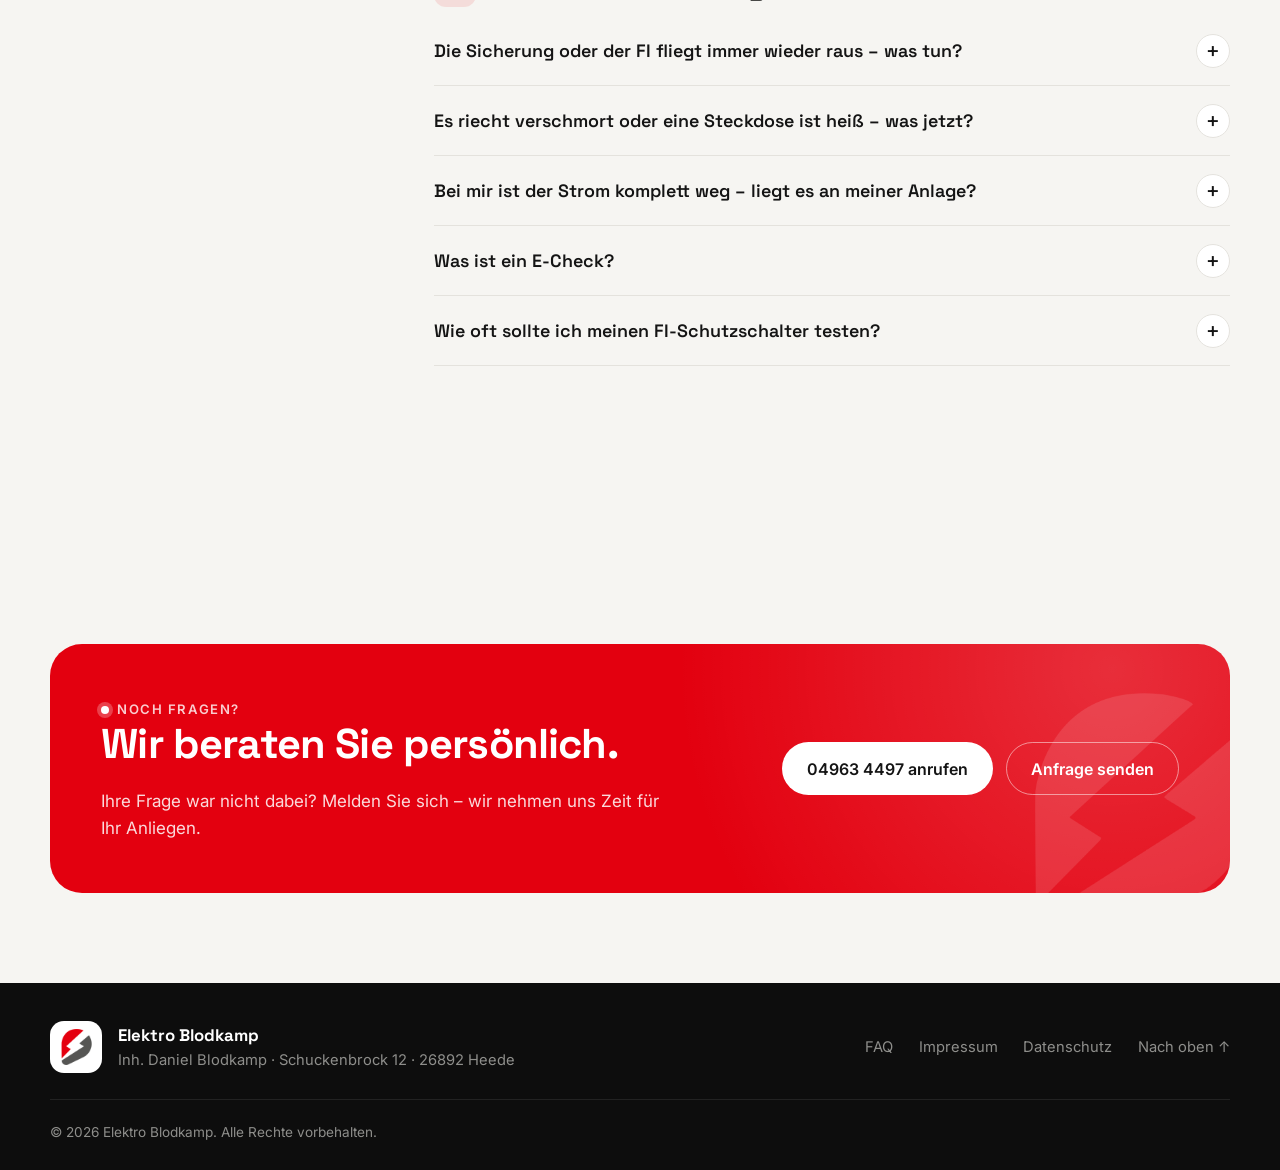
<file: faq.html>
<!doctype html>
<html lang="de">
<head>
  <meta charset="utf-8">
  <meta name="viewport" content="width=device-width, initial-scale=1">
  <title>FAQ – Elektro Blodkamp</title>
  <meta name="description" content="Antworten auf häufige Fragen rund um Elektroinstallation, Smart Home, Wallbox, Photovoltaik, Landwirtschaft und Steuerungsanlagen – von Elektro Blodkamp aus Heede.">
  <meta name="robots" content="noindex, nofollow">
  <meta name="theme-color" content="#E3000F">
  <link rel="icon" type="image/png" href="assets/logo.png">
  <link rel="preconnect" href="https://fonts.googleapis.com">
  <link rel="preconnect" href="https://fonts.gstatic.com" crossorigin>
  <link href="https://fonts.googleapis.com/css2?family=Space+Grotesk:wght@500;600;700&family=Inter:wght@400;500;600&display=swap" rel="stylesheet">
  <script>
    (function () {
      var t = null;
      try { t = localStorage.getItem('theme'); } catch (e) {}
      if (!t) t = window.matchMedia && matchMedia('(prefers-color-scheme: dark)').matches ? 'dark' : 'light';
      document.documentElement.setAttribute('data-theme', t);
    })();
  </script>
  <link rel="stylesheet" href="styles.css">
</head>
<body>

  <header class="nav" id="top">
    <div class="container nav__inner">
      <a href="index.html" class="brand" aria-label="Elektro Blodkamp – Startseite">
        <img src="assets/logo.png" alt="" width="40" height="40" class="logo-l">
        <img src="assets/logo-dark.png" alt="" width="40" height="40" class="logo-d">
        <span class="brand__text"><small>Elektro</small>Blodkamp</span>
      </a>
      <nav class="nav__links" id="navLinks" aria-label="Hauptnavigation">
        <a href="index.html#leistungen">Leistungen</a>
        <a href="index.html#check">Elektro-Check</a>
        <a href="index.html#ueber-uns">Über uns</a>
        <a href="faq.html" aria-current="page">FAQ</a>
        <a href="index.html#kontakt">Kontakt</a>
        <a href="tel:+4949634497" class="btn btn--small btn--red"><svg viewBox="0 0 24 24" aria-hidden="true"><path d="M5 4h4l2 5-2.5 1.5a11 11 0 0 0 5 5L15 13l5 2v4a2 2 0 0 1-2 2A16 16 0 0 1 3 6a2 2 0 0 1 2-2"/></svg>04963 4497</a>
      </nav>
      <div class="nav__actions">
        <a href="tel:+4949634497" class="btn btn--small btn--red nav__call"><svg viewBox="0 0 24 24" aria-hidden="true"><path d="M5 4h4l2 5-2.5 1.5a11 11 0 0 0 5 5L15 13l5 2v4a2 2 0 0 1-2 2A16 16 0 0 1 3 6a2 2 0 0 1 2-2"/></svg>04963 4497</a>
        <button class="theme-toggle" type="button" aria-label="Dunklen Modus aktivieren" aria-pressed="false">
          <span class="theme-toggle__knob">
            <svg class="i-sun" viewBox="0 0 24 24" aria-hidden="true"><circle cx="12" cy="12" r="4"/><path d="M12 2v2M12 20v2M4.9 4.9l1.4 1.4M17.7 17.7l1.4 1.4M2 12h2M20 12h2M4.9 19.1l1.4-1.4M17.7 6.3l1.4-1.4"/></svg>
            <svg class="i-moon" viewBox="0 0 24 24" aria-hidden="true"><path d="M21 12.8A9 9 0 1 1 11.2 3a7 7 0 0 0 9.8 9.8Z"/></svg>
          </span>
        </button>
        <button class="nav__toggle" id="navToggle" aria-label="Menü öffnen" aria-expanded="false" aria-controls="navLinks">
          <span></span><span></span>
        </button>
      </div>
    </div>
  </header>

  <main>
    <!-- Kopf -->
    <section class="faq-hero">
      <div class="hero__grid" aria-hidden="true"></div>
      <div class="container faq-hero__inner">
        <p class="eyebrow"><span class="dot"></span>Hilfe &amp; Wissen</p>
        <h1>Häufige <span class="hl">Fragen.</span></h1>
        <p class="lead">Alles Wichtige rund um Elektroinstallation, Smart Home, E-Mobilität, erneuerbare Energien, Landwirtschaft und Steuerungsanlagen – verständlich erklärt.</p>

        <div class="faq-search">
          <svg viewBox="0 0 24 24" aria-hidden="true"><circle cx="11" cy="11" r="7"/><path d="m20 20-4-4"/></svg>
          <input type="search" id="faqSearch" placeholder="Frage suchen, z. B. „Wallbox“ oder „FI-Schalter“" aria-label="Fragen durchsuchen" autocomplete="off">
        </div>

        <div class="faq-cats" role="group" aria-label="Kategorie filtern">
          <button type="button" class="is-on" data-cat="all">Alle</button>
          <button type="button" data-cat="betrieb">Über uns</button>
          <button type="button" data-cat="ablauf">Ablauf &amp; Kosten</button>
          <button type="button" data-cat="haus">Zuhause</button>
          <button type="button" data-cat="energie">Wallbox &amp; PV</button>
          <button type="button" data-cat="agrar">Landwirtschaft &amp; Anlagen</button>
          <button type="button" data-cat="sicherheit">Sicherheit</button>
        </div>
      </div>
    </section>

    <section class="section section--faqpage">
      <div class="container faq-layout">

        <!-- Steckbrief -->
        <aside class="profile reveal" aria-label="Steckbrief Elektro Blodkamp">
          <div class="profile__head">
            <span class="profile__logo">
              <img src="assets/logo.png" alt="" width="48" height="48" class="logo-l">
              <img src="assets/logo-dark.png" alt="" width="48" height="48" class="logo-d">
            </span>
            <div><strong>Elektro Blodkamp</strong><span>Elektroinstallationen</span></div>
          </div>
          <dl class="profile__list">
            <div><dt>Inhaber</dt><dd>Daniel Blodkamp</dd></div>
            <div><dt>Adresse</dt><dd>Schuckenbrock 12<br>26892 Heede (Emsland)</dd></div>
            <div><dt>Telefon</dt><dd><a href="tel:+4949634497">04963 4497</a></dd></div>
            <div><dt>E-Mail</dt><dd><a href="mailto:info@elektro-blodkamp.de">info@elektro-blodkamp.de</a></dd></div>
            <div><dt>Öffnungszeiten</dt><dd class="hours"><span><b>Mo–Do</b>07:30–16:30 Uhr</span><span><b>Fr</b>07:30–14:00 Uhr</span></dd></div>
            <div class="profile__stack"><dt>Schwerpunkte</dt><dd><ul class="profile__tags"><li>Landwirtschaftliche Objekte</li><li>Elektroinstallationen</li><li>Smart Home</li><li>Elektromobilität</li><li>Erneuerbare Energien</li><li>Schalt- &amp; Steuerungsanlagen</li></ul></dd></div>
          </dl>
          <div class="profile__cta">
            <a href="https://wa.me/491741602026" class="btn btn--red btn--block" target="_blank" rel="noopener">WhatsApp schreiben</a>
            <a href="https://goo.gl/maps/2siAbqAciS1DesQE9" class="btn btn--ghost btn--block" target="_blank" rel="noopener">Route planen</a>
          </div>
          <div class="socials">
            <a href="https://www.instagram.com/elektroblodkamp/" target="_blank" rel="noopener" aria-label="Instagram">
              <svg viewBox="0 0 24 24" aria-hidden="true"><rect x="3" y="3" width="18" height="18" rx="5"/><circle cx="12" cy="12" r="4"/><circle cx="17.5" cy="6.5" r="1" fill="currentColor"/></svg>
            </a>
            <a href="https://www.facebook.com/ElektroBlodkamp/" target="_blank" rel="noopener" aria-label="Facebook">
              <svg viewBox="0 0 24 24" aria-hidden="true"><path d="M15 3h-2.5A3.5 3.5 0 0 0 9 6.5V9H7v3.5h2V21h3.5v-8.5H15l.5-3.5h-3V7a1 1 0 0 1 1-1H15z"/></svg>
            </a>
            <a href="https://g.page/r/CZ46grOE5jxxEAE" target="_blank" rel="noopener" aria-label="Google-Profil">
              <svg viewBox="0 0 24 24" aria-hidden="true"><path d="M20.5 12.2c0-.7-.1-1.3-.2-1.9H12v3.6h4.8a4.1 4.1 0 0 1-1.8 2.7v2.2h2.9a8.8 8.8 0 0 0 2.6-6.6Z"/><path d="M12 21c2.4 0 4.4-.8 5.9-2.2L15 16.6a5.4 5.4 0 0 1-8.1-2.8H4v2.3A9 9 0 0 0 12 21Z"/><path d="M6.9 13.8a5.4 5.4 0 0 1 0-3.6V7.9H4a9 9 0 0 0 0 8.2Z"/><path d="M12 6.6a4.9 4.9 0 0 1 3.4 1.3L18 5.4A9 9 0 0 0 4 7.9l2.9 2.3A5.4 5.4 0 0 1 12 6.6Z"/></svg>
            </a>
          </div>
        </aside>

        <!-- Fragen -->
        <div class="faq-groups">

          <div class="faq-group" data-cat="betrieb">
            <h2><span class="faq-group__icon">⚡</span>Über Elektro Blodkamp</h2>
            <div class="faq__list">
              <details>
                <summary>Wer steckt hinter Elektro Blodkamp?</summary>
                <p>Elektro Blodkamp ist ein inhabergeführter Elektrobetrieb aus Heede im Emsland. Inhaber ist Daniel Blodkamp – Sie haben also vom ersten Gespräch bis zur Fertigstellung einen festen Ansprechpartner.</p>
              </details>
              <details>
                <summary>Welche Arbeiten übernehmen Sie?</summary>
                <p>Unsere Schwerpunkte sind <strong>landwirtschaftliche Objekte</strong>, <strong>Elektroinstallationen</strong>, <strong>Smart Home</strong>, <strong>Elektromobilität</strong>, <strong>erneuerbare Energien</strong> sowie <strong>Schalt- und Steuerungsanlagen</strong>. Dazu gehören zum Beispiel Neubau- und Sanierungsinstallationen, Zählerschränke, Wallboxen, der Anschluss von PV-Anlagen und Wärmepumpen sowie Steuerungen für Stall- und Hallentechnik.</p>
              </details>
              <details>
                <summary>In welchem Gebiet sind Sie unterwegs?</summary>
                <p>Unser Standort ist Heede im nördlichen Emsland. Von hier aus sind wir unter anderem in Dörpen, Aschendorf, Papenburg, Rhede (Ems), Lehe, Dersum, Walchum, Neubörger, Kluse, Lathen, Surwold, Börger und Sögel im Einsatz. Ihr Ort ist nicht dabei? Fragen Sie einfach an.</p>
              </details>
              <details>
                <summary>Wann sind Sie erreichbar?</summary>
                <p>Unsere Öffnungszeiten: <strong>Montag bis Donnerstag 07:30–16:30 Uhr</strong> und <strong>Freitag 07:30–14:00 Uhr</strong>. Außerhalb dieser Zeiten schicken Sie uns gern eine E-Mail oder WhatsApp-Nachricht – wir melden uns am nächsten Werktag.</p>
              </details>
              <details>
                <summary>Wie erreiche ich Sie am schnellsten?</summary>
                <p>Telefonisch unter <a href="tel:+4949634497">04963 4497</a>, per <a href="https://wa.me/491741602026" target="_blank" rel="noopener">WhatsApp</a> oder per E-Mail an <a href="mailto:info@elektro-blodkamp.de">info@elektro-blodkamp.de</a>. Bei WhatsApp können Sie direkt Fotos vom Sicherungskasten oder der Einbausituation mitschicken – das spart oft einen Termin.</p>
              </details>
              <details>
                <summary>Wo sehe ich Beispiele Ihrer Arbeit?</summary>
                <p>Aktuelle Projekte und Einblicke zeigen wir auf <a href="https://www.instagram.com/elektroblodkamp/" target="_blank" rel="noopener">Instagram</a> und <a href="https://www.facebook.com/ElektroBlodkamp/" target="_blank" rel="noopener">Facebook</a>. Erfahrungen anderer Kunden finden Sie in unserem <a href="https://g.page/r/CZ46grOE5jxxEAE" target="_blank" rel="noopener">Google-Profil</a>.</p>
              </details>
            </div>
          </div>

          <div class="faq-group" data-cat="ablauf">
            <h2><span class="faq-group__icon">€</span>Ablauf &amp; Kosten</h2>
            <div class="faq__list">
              <details>
                <summary>Wie läuft eine Anfrage ab?</summary>
                <p>Sie schildern uns kurz Ihr Vorhaben. Bei größeren Projekten schauen wir uns das Objekt vor Ort an, besprechen die Möglichkeiten und erstellen danach ein schriftliches Angebot. Nach Ihrer Zusage stimmen wir den Termin ab und führen die Arbeiten aus – inklusive Prüfung und Übergabe.</p>
              </details>
              <details>
                <summary>Was kostet eine Elektroinstallation?</summary>
                <p>Das hängt stark vom Umfang ab: Größe des Gebäudes, Anzahl der Stromkreise, gewünschte Ausstattung und ob es sich um einen Neubau oder eine Sanierung handelt. Pauschalpreise wären hier unseriös – nach einer kurzen Besichtigung erhalten Sie ein nachvollziehbares Angebot.</p>
              </details>
              <details>
                <summary>Kann ich Elektroarbeiten von der Steuer absetzen?</summary>
                <p>Ja, als Privatperson in vielen Fällen. Für Handwerkerleistungen im eigenen Haushalt können 20 % der Arbeits- und Fahrtkosten (nicht Material) von der Steuerschuld abgezogen werden – bis zu 1.200 € pro Jahr (§ 35a EStG). Voraussetzung: eine Rechnung und Zahlung per Überweisung. Im Einzelfall hilft Ihr Steuerberater.</p>
              </details>
              <details>
                <summary>Wie lange im Voraus sollte ich mich melden?</summary>
                <p>Bei Neubauten am besten schon in der Planungsphase – dann lassen sich Leerrohre, Steckdosen und Anschlüsse optimal einplanen. Für kleinere Arbeiten genügt eine kurze Nachricht; wir melden uns zeitnah mit einem Terminvorschlag.</p>
              </details>
              <details>
                <summary>Was sollte ich zum ersten Gespräch vorbereiten?</summary>
                <p>Hilfreich sind: Grundriss oder Baupläne, Fotos vom Zählerschrank bzw. Sicherungskasten, eine grobe Wunschliste (z. B. Anzahl Steckdosen, Außenbeleuchtung, Wallbox) und – bei Gewerbe oder Landwirtschaft – die geplanten Maschinen mit ihren Anschlusswerten.</p>
              </details>
            </div>
          </div>

          <div class="faq-group" data-cat="haus">
            <h2><span class="faq-group__icon">⌂</span>Zuhause: Neubau &amp; Modernisierung</h2>
            <div class="faq__list">
              <details>
                <summary>Woran erkenne ich, dass meine Elektrik veraltet ist?</summary>
                <p>Typische Anzeichen: Schraubsicherungen statt Sicherungsautomaten, kein FI-Schutzschalter, zweiadrige Leitungen ohne Schutzleiter, Steckdosen ohne Schutzkontakt, häufig auslösende Sicherungen oder warme Steckdosen und Schalter. Ab einem Alter von etwa 30–40 Jahren lohnt sich ein prüfender Blick fast immer. Testen Sie sich mit unserem <a href="index.html#check">Elektro-Check</a>.</p>
              </details>
              <details>
                <summary>Brauche ich einen FI-Schutzschalter?</summary>
                <p>Ein FI-Schutzschalter (RCD) schaltet bei Fehlerströmen in Millisekunden ab und schützt so vor lebensgefährlichen Stromschlägen. In Neuanlagen ist er für Steckdosenstromkreise seit Jahren Pflicht. Ältere Anlagen genießen zwar Bestandsschutz – nachrüsten ist aber aus Sicherheitsgründen dringend zu empfehlen und meist ohne großen Aufwand möglich.</p>
              </details>
              <details>
                <summary>Muss bei einer Sanierung der Zählerschrank erneuert werden?</summary>
                <p>Nicht immer, aber häufig. Alte Zählerplätze entsprechen oft nicht mehr den aktuellen technischen Anschlussbedingungen des Netzbetreibers. Spätestens wenn eine Wallbox, Wärmepumpe oder PV-Anlage dazukommt, ist eine Erneuerung meist notwendig. Wir prüfen das bei der Besichtigung.</p>
              </details>
              <details>
                <summary>Was ist ein Überspannungsschutz und brauche ich ihn?</summary>
                <p>Überspannungsschutz leitet Spannungsspitzen – etwa durch Blitzeinschläge in der Umgebung oder Schalthandlungen im Netz – ab, bevor sie Geräte wie Fernseher, Heizungssteuerung oder Wechselrichter beschädigen. Bei Neubauten und wesentlichen Änderungen ist er nach aktueller Norm in der Regel vorgeschrieben, in Bestandsanlagen eine sinnvolle Nachrüstung.</p>
              </details>
              <details>
                <summary>Wie viele Steckdosen sollte ich pro Raum einplanen?</summary>
                <p>Lieber mehr als zu wenig – nachrüsten ist deutlich teurer. Als Orientierung dient die Norm DIN 18015-2 mit verschiedenen Ausstattungsstufen. Denken Sie auch an Küche (Arbeitsflächen, Großgeräte), Homeoffice, Außensteckdosen, Netzwerkanschlüsse und Leerrohre für spätere Erweiterungen.</p>
              </details>
              <details>
                <summary>Lohnt sich Smart Home?</summary>
                <p>Das hängt von Ihren Wünschen ab. Kabelgebundene Systeme sind besonders zuverlässig und ideal im Neubau, Funklösungen eignen sich gut zum Nachrüsten im Bestand. Beliebt sind zentrale Steuerung von Licht und Rollläden, Anwesenheitssimulation und Energie-Monitoring. Wir beraten herstellerunabhängig.</p>
              </details>
              <details>
                <summary>Darf ich Steckdosen oder Lampen selbst anschließen?</summary>
                <p>Arbeiten an der festen Elektroinstallation dürfen nur Elektrofachkräfte ausführen. Fehler können zu Bränden oder Stromschlägen führen – und im Schadensfall Probleme mit der Versicherung verursachen. Lassen Sie solche Arbeiten deshalb immer vom Fachbetrieb erledigen.</p>
              </details>
            </div>
          </div>

          <div class="faq-group" data-cat="energie">
            <h2><span class="faq-group__icon">☀</span>Wallbox, Photovoltaik &amp; Wärmepumpe</h2>
            <div class="faq__list">
              <details>
                <summary>Was muss ich bei einer Wallbox beachten?</summary>
                <p>Jede Wallbox muss vor der Inbetriebnahme beim Netzbetreiber angemeldet werden; Ladestationen über 11 kW sind zusätzlich genehmigungspflichtig. Die Installation erfolgt durch einen beim Netzbetreiber eingetragenen Elektrofachbetrieb. Wir prüfen Hausanschluss und Zählerschrank, verlegen die Zuleitung mit passender Absicherung und übernehmen die Anmeldung.</p>
              </details>
              <details>
                <summary>11 kW oder 22 kW – welche Wallbox ist sinnvoll?</summary>
                <p>Für die meisten Haushalte reichen 11 kW völlig aus: Damit lädt ein typisches E-Auto über Nacht problemlos voll. 22 kW bringen nur etwas, wenn das Fahrzeug diese Leistung auch aufnehmen kann – und sie erfordern eine Genehmigung des Netzbetreibers. Für Betriebe mit mehreren Fahrzeugen planen wir gern ein Lastmanagement.</p>
              </details>
              <details>
                <summary>Kann ich meine Wallbox mit Solarstrom betreiben?</summary>
                <p>Ja. Mit einer PV-fähigen Wallbox und einem Energiemanagement lädt das Auto bevorzugt dann, wenn die Solaranlage Überschuss produziert. So nutzen Sie mehr selbst erzeugten Strom und senken die Ladekosten.</p>
              </details>
              <details>
                <summary>Was gehört zum elektrischen Anschluss einer PV-Anlage?</summary>
                <p>Dazu zählen der Anschluss des Wechselrichters, gegebenenfalls ein Batteriespeicher, die Anpassung des Zählerplatzes, Überspannungsschutz sowie die Anmeldung beim Netzbetreiber. Außerdem muss die Anlage im Marktstammdatenregister der Bundesnetzagentur eingetragen werden – das ist Pflicht des Betreibers, wir unterstützen Sie dabei.</p>
              </details>
              <details>
                <summary>Was braucht eine Wärmepumpe elektrisch?</summary>
                <p>Eine Wärmepumpe benötigt eine eigene, passend abgesicherte Zuleitung und oft einen separaten Zählerplatz für vergünstigte Wärmepumpentarife. Bei der Planung prüfen wir, ob Hausanschluss und Zählerschrank ausreichen – besonders wenn zusätzlich eine Wallbox oder PV-Anlage geplant ist.</p>
              </details>
            </div>
          </div>

          <div class="faq-group" data-cat="agrar">
            <h2><span class="faq-group__icon">⛭</span>Landwirtschaft, Schalt- &amp; Steuerungsanlagen</h2>
            <div class="faq__list">
              <details>
                <summary>Was ist bei Elektroinstallationen in Ställen besonders?</summary>
                <p>In landwirtschaftlichen Betriebsstätten herrschen raue Bedingungen: Feuchtigkeit, Staub, Ammoniak in der Stallluft und Nagetiere. Dafür gelten eigene Anforderungen (DIN VDE 0100-705). Wir verwenden Leuchten, Dosen und Leitungen mit hoher Schutzart, korrosionsbeständiges Material und schützen Leitungen vor mechanischer Beschädigung.</p>
              </details>
              <details>
                <summary>Wie wird Brandschutz in Scheunen und Hallen berücksichtigt?</summary>
                <p>Wo Heu, Stroh oder Späne lagern, besteht erhöhte Brandgefahr. Hier kommen besondere Schutzmaßnahmen zum Einsatz, etwa geeignete Leuchten, Fehlerstrom-Schutzeinrichtungen zum Brandschutz und eine sorgfältige Leitungsführung. Viele Brände in landwirtschaftlichen Gebäuden haben elektrische Ursachen – eine fachgerechte Installation ist deshalb besonders wichtig.</p>
              </details>
              <details>
                <summary>Müssen Anlagen in Landwirtschaft und Gewerbe regelmäßig geprüft werden?</summary>
                <p>Ja. Arbeitgeber sind verpflichtet, elektrische Anlagen und Betriebsmittel regelmäßig prüfen zu lassen (u. a. nach DGUV Vorschrift 3 und Betriebssicherheitsverordnung). Für ortsfeste Anlagen gilt häufig ein Richtwert von vier Jahren, in rauen Umgebungen auch kürzer. Viele Versicherer verlangen außerdem eigene Prüfnachweise. Wir prüfen und dokumentieren.</p>
              </details>
              <details>
                <summary>Was gehört zu Schalt- und Steuerungsanlagen?</summary>
                <p>Schalt- und Steuerungsanlagen verteilen den Strom und steuern Ihre Technik – etwa Lüftung, Fütterung, Pumpen, Tore oder Maschinen. Wir bauen und verdrahten Schaltschränke, erweitern bestehende Steuerungen, suchen Störungen und halten die Anlagen durch Wartung zuverlässig am Laufen.</p>
              </details>
              <details>
                <summary>Können Sie bestehende Hallen erweitern oder umbauen?</summary>
                <p>Ja. Ob neue Maschinen mit Kraftstromanschluss, zusätzliche Unterverteilungen oder die Umrüstung auf effiziente LED-Hallenbeleuchtung – wir erweitern bestehende Anlagen und berücksichtigen dabei die vorhandene Technik und den laufenden Betrieb.</p>
              </details>
              <details>
                <summary>Lohnt sich die Umrüstung auf LED-Hallenbeleuchtung?</summary>
                <p>In den allermeisten Fällen ja. LED-Leuchten verbrauchen deutlich weniger Strom als alte Leuchtstoff- oder Halogenmetalldampflampen, sind sofort hell und halten sehr lange. Gerade bei langen Betriebszeiten in Ställen und Werkhallen amortisiert sich die Umrüstung oft schnell.</p>
              </details>
            </div>
          </div>

          <div class="faq-group" data-cat="sicherheit">
            <h2><span class="faq-group__icon">✚</span>Sicherheit &amp; Störungen</h2>
            <div class="faq__list">
              <details>
                <summary>Die Sicherung oder der FI fliegt immer wieder raus – was tun?</summary>
                <p>Ziehen Sie zunächst alle Geräte im betroffenen Stromkreis aus der Steckdose und schalten Sie die Sicherung wieder ein. Hält sie, stecken Sie die Geräte einzeln wieder ein – so finden Sie oft das defekte Gerät. Löst sie auch ohne Verbraucher aus, liegt der Fehler in der Installation: Bitte nicht mehrfach erzwingen, sondern uns anrufen.</p>
              </details>
              <details>
                <summary>Es riecht verschmort oder eine Steckdose ist heiß – was jetzt?</summary>
                <p>Schalten Sie den betroffenen Stromkreis sofort an der Sicherung ab und benutzen Sie die Steckdose nicht mehr. Ein Schmorgeruch kann auf lose Kontakte oder Überlastung hinweisen und ist ein ernstes Brandrisiko. Bei Rauch oder offenem Feuer: Notruf 112.</p>
              </details>
              <details>
                <summary>Bei mir ist der Strom komplett weg – liegt es an meiner Anlage?</summary>
                <p>Prüfen Sie zuerst, ob der Hauptschalter oder ein FI-Schutzschalter ausgelöst hat. Haben auch die Nachbarn keinen Strom, handelt es sich meist um eine Störung im öffentlichen Netz – dann ist der Netzbetreiber zuständig (Störungsnummer steht auf Ihrer Stromrechnung). Liegt es an Ihrer Anlage, helfen wir weiter.</p>
              </details>
              <details>
                <summary>Was ist ein E-Check?</summary>
                <p>Beim E-Check wird Ihre Elektroinstallation inklusive Schutzmaßnahmen nach den geltenden Normen geprüft und das Ergebnis protokolliert. Sinnvoll ist er nach dem Kauf eines gebrauchten Hauses, vor einem Mieterwechsel, nach Unwettern oder einfach in regelmäßigen Abständen für Ihre Sicherheit.</p>
              </details>
              <details>
                <summary>Wie oft sollte ich meinen FI-Schutzschalter testen?</summary>
                <p>Die Hersteller empfehlen, die Prüftaste (meist mit „T“ beschriftet) etwa alle sechs Monate zu drücken. Der Schalter muss dabei sofort auslösen. Tut er das nicht, ist er defekt und sollte umgehend getauscht werden.</p>
              </details>
            </div>
          </div>

          <p class="faq-empty" id="faqEmpty" hidden>Keine passende Frage gefunden. Rufen Sie uns einfach an: <a href="tel:+4949634497">04963 4497</a></p>
        </div>
      </div>
    </section>

    <!-- Abschluss -->
    <section class="section section--tight">
      <div class="container">
        <div class="career reveal">
          <div class="career__copy">
            <p class="eyebrow"><span class="dot"></span>Noch Fragen?</p>
            <h2>Wir beraten Sie persönlich.</h2>
            <p>Ihre Frage war nicht dabei? Melden Sie sich – wir nehmen uns Zeit für Ihr Anliegen.</p>
          </div>
          <div class="career__cta">
            <a href="tel:+4949634497" class="btn btn--white">04963 4497 anrufen</a>
            <a href="index.html#kontakt" class="btn btn--outline-light">Anfrage senden</a>
          </div>
        </div>
      </div>
    </section>
  </main>

  <footer class="footer">
    <div class="container footer__inner">
      <div class="footer__brand">
        <span class="footer__logo"><img src="assets/logo.png" alt="" width="36" height="36"></span>
        <div>
          <strong>Elektro Blodkamp</strong>
          <span>Inh. Daniel Blodkamp · Schuckenbrock 12 · 26892 Heede</span>
        </div>
      </div>
      <nav class="footer__links" aria-label="Rechtliches">
        <a href="faq.html">FAQ</a>
        <a href="impressum.html">Impressum</a>
        <a href="datenschutz.html">Datenschutz</a>
        <a href="#top">Nach oben ↑</a>
      </nav>
    </div>
    <div class="container footer__copy">© <span id="year">2026</span> Elektro Blodkamp. Alle Rechte vorbehalten.</div>
  </footer>

  <a href="https://wa.me/491741602026" class="fab" target="_blank" rel="noopener" aria-label="Per WhatsApp schreiben">
    <svg viewBox="0 0 24 24" aria-hidden="true"><path d="M20.5 3.5A11 11 0 0 0 3.3 17.1L2 22l5-1.3A11 11 0 0 0 20.5 3.5Zm-8.5 17a9 9 0 0 1-4.6-1.3l-.3-.2-3 .8.8-2.9-.2-.3A9 9 0 1 1 12 20.5Zm5-6.7c-.3-.1-1.6-.8-1.9-.9s-.4-.1-.6.1-.7.9-.9 1.1-.3.2-.6.1a7.4 7.4 0 0 1-3.6-3.2c-.3-.5.3-.4.8-1.4.1-.2 0-.3 0-.5l-.9-2c-.2-.5-.5-.5-.6-.5h-.5a1 1 0 0 0-.8.4 3.2 3.2 0 0 0-1 2.4 5.6 5.6 0 0 0 1.2 3 12.8 12.8 0 0 0 4.9 4.3c1.8.8 2.5.8 3.4.7a2.9 2.9 0 0 0 1.9-1.3 2.4 2.4 0 0 0 .2-1.3c-.1-.2-.3-.2-.6-.4Z"/></svg>
  </a>

  <script src="theme.js"></script>
  <script src="script.js"></script>
</body>
</html>
</file>
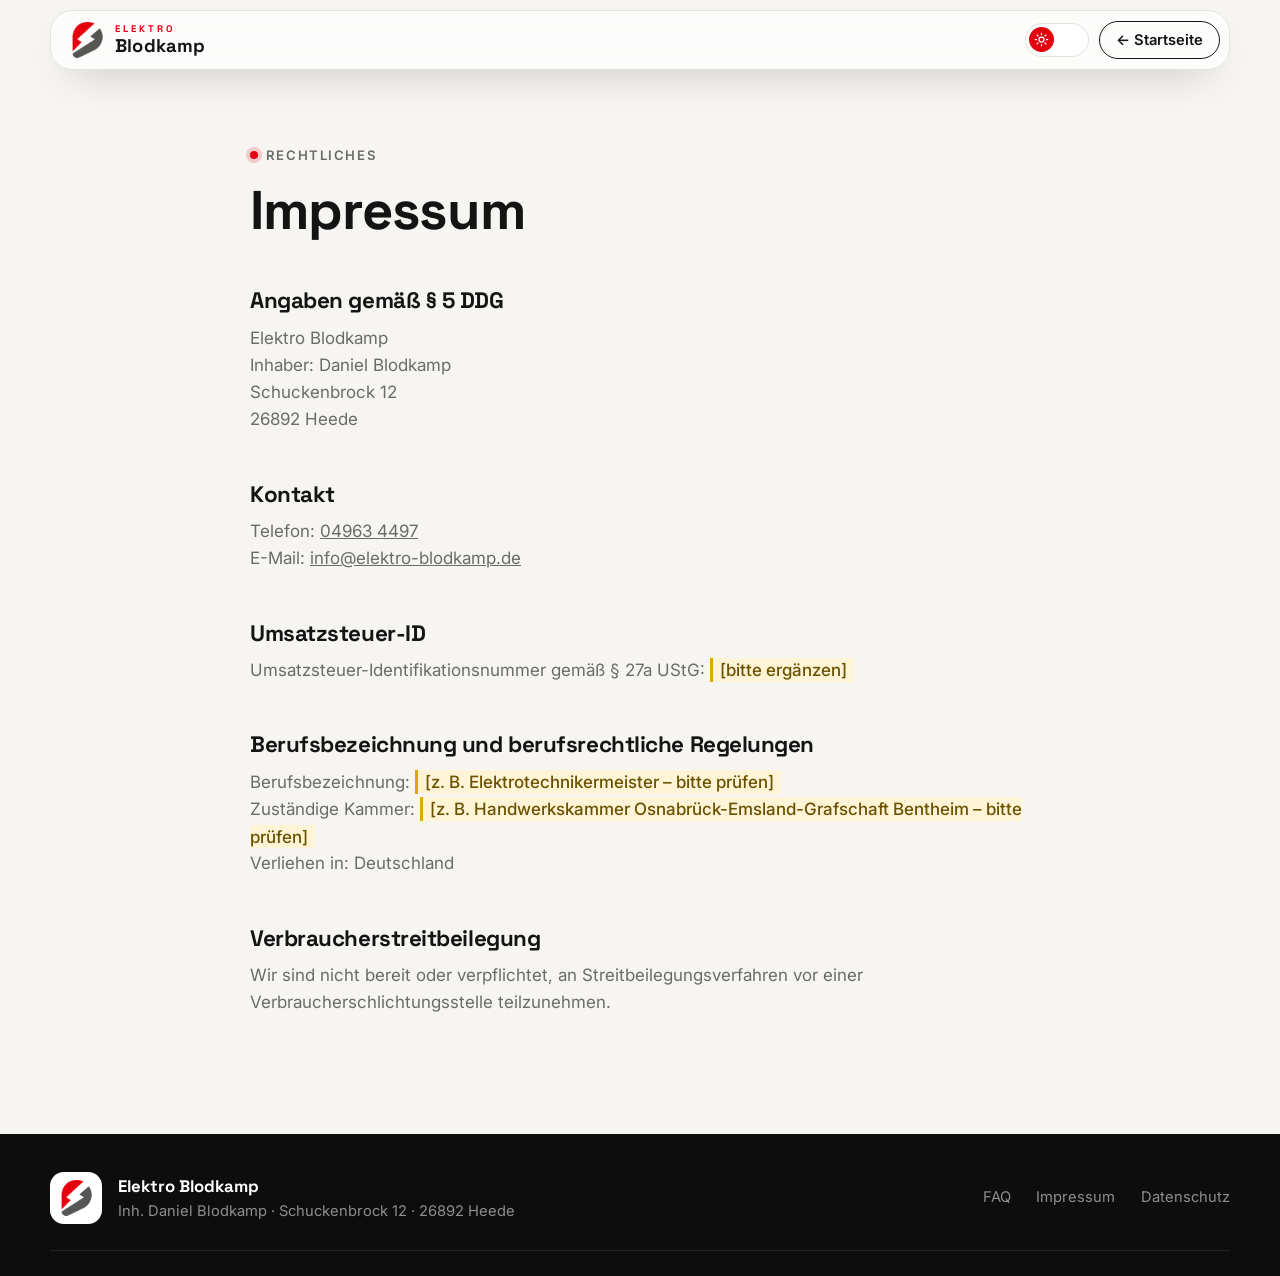
<file: impressum.html>
<!doctype html>
<html lang="de">
<head>
  <meta charset="utf-8">
  <meta name="viewport" content="width=device-width, initial-scale=1">
  <title>Impressum – Elektro Blodkamp</title>
  <meta name="robots" content="noindex">
  <link rel="icon" type="image/png" href="assets/logo.png">
  <link rel="preconnect" href="https://fonts.googleapis.com">
  <link rel="preconnect" href="https://fonts.gstatic.com" crossorigin>
  <link href="https://fonts.googleapis.com/css2?family=Space+Grotesk:wght@500;600;700&family=Inter:wght@400;500;600&display=swap" rel="stylesheet">
  <script>
    (function () {
      var t = null;
      try { t = localStorage.getItem('theme'); } catch (e) {}
      if (!t) t = window.matchMedia && matchMedia('(prefers-color-scheme: dark)').matches ? 'dark' : 'light';
      document.documentElement.setAttribute('data-theme', t);
    })();
  </script>
  <link rel="stylesheet" href="styles.css">
</head>
<body>
  <header class="nav is-scrolled">
    <div class="container nav__inner">
      <a href="index.html" class="brand" aria-label="Zur Startseite">
        <img src="assets/logo.png" alt="" width="40" height="40" class="logo-l">
        <img src="assets/logo-dark.png" alt="" width="40" height="40" class="logo-d">
        <span class="brand__text"><small>Elektro</small>Blodkamp</span>
      </a>
      <div class="nav__actions">
        <button class="theme-toggle" type="button" aria-label="Dunklen Modus aktivieren" aria-pressed="false">
          <span class="theme-toggle__knob">
            <svg class="i-sun" viewBox="0 0 24 24" aria-hidden="true"><circle cx="12" cy="12" r="4"/><path d="M12 2v2M12 20v2M4.9 4.9l1.4 1.4M17.7 17.7l1.4 1.4M2 12h2M20 12h2M4.9 19.1l1.4-1.4M17.7 6.3l1.4-1.4"/></svg>
            <svg class="i-moon" viewBox="0 0 24 24" aria-hidden="true"><path d="M21 12.8A9 9 0 1 1 11.2 3a7 7 0 0 0 9.8 9.8Z"/></svg>
          </span>
        </button>
        <a href="index.html" class="btn btn--small btn--ghost">← Startseite</a>
      </div>
    </div>
  </header>

  <main class="legal">
    <div class="container">
      <p class="eyebrow"><span class="dot"></span>Rechtliches</p>
      <h1>Impressum</h1>

      <h2>Angaben gemäß § 5 DDG</h2>
      <p>Elektro Blodkamp<br>Inhaber: Daniel Blodkamp<br>Schuckenbrock 12<br>26892 Heede</p>

      <h2>Kontakt</h2>
      <p>Telefon: <a href="tel:+4949634497">04963 4497</a><br>
         E-Mail: <a href="mailto:info@elektro-blodkamp.de">info@elektro-blodkamp.de</a></p>

      <h2>Umsatzsteuer-ID</h2>
      <p>Umsatzsteuer-Identifikationsnummer gemäß § 27a UStG: <span class="todo">[bitte ergänzen]</span></p>

      <h2>Berufsbezeichnung und berufsrechtliche Regelungen</h2>
      <p>Berufsbezeichnung: <span class="todo">[z. B. Elektrotechnikermeister – bitte prüfen]</span><br>
         Zuständige Kammer: <span class="todo">[z. B. Handwerkskammer Osnabrück-Emsland-Grafschaft Bentheim – bitte prüfen]</span><br>
         Verliehen in: Deutschland</p>

      <h2>Verbraucherstreitbeilegung</h2>
      <p>Wir sind nicht bereit oder verpflichtet, an Streitbeilegungsverfahren vor einer Verbraucherschlichtungsstelle teilzunehmen.</p>
    </div>
  </main>

  <footer class="footer">
    <div class="container footer__inner">
      <div class="footer__brand">
        <span class="footer__logo"><img src="assets/logo.png" alt="" width="36" height="36"></span>
        <div><strong>Elektro Blodkamp</strong><span>Inh. Daniel Blodkamp · Schuckenbrock 12 · 26892 Heede</span></div>
      </div>
      <nav class="footer__links" aria-label="Rechtliches">
        <a href="faq.html">FAQ</a>
        <a href="impressum.html">Impressum</a>
        <a href="datenschutz.html">Datenschutz</a>
      </nav>
    </div>
  </footer>
  <script src="theme.js"></script>
</body>
</html>
</file>
<file: styles.css>
/* ===== Tokens ===== */
:root {
  --red: #E3000F;
  --red-dark: #B8000C;
  --grey: #575756;
  --ink: #141414;
  --ink-2: #1E1E1E;
  --text: #2B2B2B;
  --muted: #6B6B6A;
  --bg: #F6F5F2;
  --surface: #FFFFFF;
  --line: #E4E2DD;
  --night: #141414;
  --on-ink: #FFFFFF;
  --nav-bg: rgba(255, 255, 255, .72);
  --hover: rgba(20, 20, 20, .06);
  --soft: #EFEDE8;
  --field-focus: #FFFFFF;
  --about-a: #FFFFFF;
  --about-b: #ECEAE5;
  --ok-bg: #E7F6EE;
  --mid-bg: #FFF5D9;
  --high-bg: #FDE6E7;
  --radius: 22px;
  --shadow: 0 20px 50px -20px rgba(20, 20, 20, .25);
  --font-head: "Space Grotesk", system-ui, sans-serif;
  --font-body: "Inter", system-ui, sans-serif;
  --ease: cubic-bezier(.2, .7, .2, 1);
}

/* ===== Dark Mode ===== */
:root[data-theme="dark"] {
  color-scheme: dark;
  --ink: #F3F2EF;
  --on-ink: #111112;
  --text: #D9D8D4;
  --muted: #9E9D99;
  --bg: #0E0E0F;
  --surface: #18181A;
  --line: #2A2A2D;
  --night: #050506;
  --ink-2: #141416;
  --nav-bg: rgba(24, 24, 26, .72);
  --hover: rgba(255, 255, 255, .08);
  --soft: #131315;
  --field-focus: #1F1F22;
  --about-a: #1E1E21;
  --about-b: #121214;
  --ok-bg: #102A1D;
  --mid-bg: #2E2508;
  --high-bg: #33090C;
  --shadow: 0 20px 50px -20px rgba(0, 0, 0, .7);
}
[data-theme="dark"] .section--dark, [data-theme="dark"] .section--contact,
[data-theme="dark"] .ticker { border-block: 1px solid var(--line); }
[data-theme="dark"] .card--featured { background: linear-gradient(160deg, #2A0709 0%, #18181A 70%); border-color: rgba(227, 0, 15, .35); }
[data-theme="dark"] .card--featured .card__num { color: #3A1A1C; }
[data-theme="dark"] .hero__grid { opacity: .35; }
[data-theme="dark"] .orb { opacity: .7; }
[data-theme="dark"] .form { border: 1px solid var(--line); }
[data-theme="dark"] .map iframe { filter: grayscale(1) invert(.92) hue-rotate(180deg) contrast(.9); }
[data-theme="dark"] .footer { background: #050506; border-top: 1px solid var(--line); }
[data-theme="dark"] .todo { background: #2E2508; color: #F5D27A; }

/* Logo-Varianten */
.logo-d { display: none !important; }
[data-theme="dark"] .logo-l { display: none !important; }
[data-theme="dark"] .logo-d { display: block !important; }

*, *::before, *::after { box-sizing: border-box; }
html { scroll-behavior: smooth; scroll-padding-top: 84px; }
body {
  margin: 0;
  font-family: var(--font-body);
  font-size: 17px;
  line-height: 1.6;
  color: var(--text);
  background: var(--bg);
  -webkit-font-smoothing: antialiased;
  overflow-x: hidden;
  transition: background-color .35s, color .35s;
}
img { max-width: 100%; height: auto; display: block; }
[hidden] { display: none !important; }
a { color: inherit; }
h1, h2, h3 { font-family: var(--font-head); color: var(--ink); line-height: 1.08; letter-spacing: -.02em; margin: 0 0 .5em; }
h1 { font-size: clamp(2.6rem, 6.4vw, 5.2rem); font-weight: 700; }
h2 { font-size: clamp(2rem, 4.2vw, 3.3rem); font-weight: 700; }
h3 { font-size: 1.35rem; font-weight: 600; }
p { margin: 0 0 1em; }
svg { width: 1.2em; height: 1.2em; fill: none; stroke: currentColor; stroke-width: 2; stroke-linecap: round; stroke-linejoin: round; }

.container { width: min(1180px, 100% - 32px); margin-inline: auto; }
.hl { color: var(--red); }

.eyebrow {
  display: inline-flex; align-items: center; gap: .6em;
  font-size: .82rem; font-weight: 600; letter-spacing: .12em; text-transform: uppercase;
  color: var(--grey); margin-bottom: 1.2em;
}
.eyebrow--light { color: #BDBDBA; }
.dot { width: 8px; height: 8px; border-radius: 50%; background: var(--red); box-shadow: 0 0 0 4px rgba(227, 0, 15, .18); }

/* ===== Buttons ===== */
.btn {
  display: inline-flex; align-items: center; justify-content: center; gap: .55em;
  padding: .95em 1.5em; border-radius: 999px; border: 1.5px solid transparent;
  font: 600 1rem var(--font-body); text-decoration: none; cursor: pointer;
  transition: transform .25s var(--ease), background .25s, box-shadow .25s, color .25s;
}
.btn svg { transition: transform .25s var(--ease); }
.btn:hover svg { transform: translateX(3px); }
.btn--red { background: var(--red); color: #fff; box-shadow: 0 10px 30px -10px rgba(227, 0, 15, .6); }
.btn--red:hover { background: var(--red-dark); transform: translateY(-2px); }
.btn--ghost { border-color: var(--ink); color: var(--ink); }
.btn--ghost:hover { background: var(--ink); color: var(--on-ink); }
.btn--small { padding: .6em 1.1em; font-size: .92rem; }
.btn--block { width: 100%; }
.btn:focus-visible, a:focus-visible, button:focus-visible, input:focus-visible, textarea:focus-visible { outline: 3px solid var(--red); outline-offset: 3px; }

/* ===== Nav ===== */
.nav {
  position: fixed; inset: 0 0 auto; z-index: 50; padding-top: 14px;
  transition: padding .35s var(--ease);
}
.nav__inner {
  position: relative; display: grid; grid-template-columns: 1fr auto 1fr; align-items: center; gap: 1rem;
  height: 68px; padding: 0 .55rem 0 1.1rem; border-radius: 22px;
  background: var(--nav-bg); border: 1px solid var(--line);
  backdrop-filter: blur(16px) saturate(1.4); -webkit-backdrop-filter: blur(16px) saturate(1.4);
  transition: height .35s var(--ease), box-shadow .35s, border-color .35s, background .35s;
}
.nav.is-scrolled { padding-top: 10px; }
.nav.is-scrolled .nav__inner { height: 60px; box-shadow: 0 18px 40px -22px rgba(0, 0, 0, .35); }
.brand { grid-column: 1; justify-self: start; display: flex; align-items: center; gap: .65rem; text-decoration: none; }
.brand img { width: 36px; height: 36px; transition: transform .4s var(--ease); }
.brand:hover img { transform: rotate(-8deg) scale(1.06); }
.brand__text { font: 700 1.15rem/1 var(--font-head); color: var(--ink); letter-spacing: .01em; display: flex; flex-direction: column; }
.brand__text small { font-size: .6rem; letter-spacing: .32em; text-transform: uppercase; color: var(--red); margin-bottom: 3px; }
.nav__links { grid-column: 2; display: flex; align-items: center; gap: .2rem; }
.nav__links a:not(.btn) {
  position: relative; text-decoration: none; font-weight: 500; font-size: .95rem; color: var(--muted);
  padding: .55em .95em; border-radius: 999px; transition: color .2s, background .2s;
}
.nav__links a:not(.btn):hover { color: var(--ink); background: var(--hover); }
.nav__links a.is-active, .nav__links a[aria-current="page"] { color: var(--ink); background: var(--hover); }
.nav__links a.is-active::after, .nav__links a[aria-current="page"]::after {
  content: ""; position: absolute; left: 50%; bottom: 3px; width: 5px; height: 5px; margin-left: -2.5px;
  border-radius: 50%; background: var(--red);
}
.nav__links .btn { display: none; }
.nav__call svg { width: 1em; height: 1em; }
.nav__actions { grid-column: 3; justify-self: end; display: flex; align-items: center; gap: .6rem; }
.theme-toggle {
  position: relative; width: 64px; height: 34px; border-radius: 999px; cursor: pointer;
  border: 1.5px solid var(--line); background: var(--surface); padding: 0; flex: none;
  transition: background .3s, border-color .3s;
}
.theme-toggle:hover { border-color: var(--red); }
.theme-toggle__knob {
  position: absolute; top: 3px; left: 3px; width: 25px; height: 25px; border-radius: 50%;
  display: grid; place-items: center; background: var(--red); color: #fff;
  transition: transform .4s var(--ease);
}
.theme-toggle__knob svg { width: 15px; height: 15px; position: absolute; transition: opacity .3s, transform .4s var(--ease); }
.theme-toggle .i-moon { opacity: 0; transform: rotate(-90deg); }
[data-theme="dark"] .theme-toggle__knob { transform: translateX(30px); }
[data-theme="dark"] .theme-toggle .i-sun { opacity: 0; transform: rotate(90deg); }
[data-theme="dark"] .theme-toggle .i-moon { opacity: 1; transform: none; }
.nav__toggle { display: none; background: none; border: 0; width: 44px; height: 44px; cursor: pointer; position: relative; }
.nav__toggle span { position: absolute; left: 10px; right: 10px; height: 2px; background: var(--ink); transition: transform .3s var(--ease), top .3s; }
.nav__toggle span:first-child { top: 17px; }
.nav__toggle span:last-child { top: 25px; }
.nav__toggle[aria-expanded="true"] span:first-child { top: 21px; transform: rotate(45deg); }
.nav__toggle[aria-expanded="true"] span:last-child { top: 21px; transform: rotate(-45deg); }

/* ===== Hero ===== */
.hero { position: relative; padding: 150px 0 90px; overflow: hidden; }
.hero__grid {
  position: absolute; inset: 0;
  background-image: linear-gradient(var(--line) 1px, transparent 1px), linear-gradient(90deg, var(--line) 1px, transparent 1px);
  background-size: 56px 56px;
  mask-image: radial-gradient(ellipse 70% 60% at 70% 40%, #000 20%, transparent 75%);
  -webkit-mask-image: radial-gradient(ellipse 70% 60% at 70% 40%, #000 20%, transparent 75%);
  opacity: .8;
}
.hero__inner { position: relative; display: grid; grid-template-columns: 1.1fr .9fr; gap: 3rem; align-items: center; }
.lead { font-size: 1.2rem; color: var(--muted); max-width: 33ch; }
.hero__cta { display: flex; flex-wrap: wrap; gap: .8rem; margin: 2rem 0 2.6rem; }
.hero__facts { list-style: none; padding: 0; margin: 0; display: flex; gap: 2.4rem; flex-wrap: wrap; }
.hero__facts li { display: flex; flex-direction: column; padding-left: 1rem; border-left: 2px solid var(--red); }
.hero__facts strong { font: 700 1.5rem var(--font-head); color: var(--ink); }
.hero__facts span { font-size: .9rem; color: var(--muted); }

.hero__visual { position: relative; aspect-ratio: 1; max-width: 520px; justify-self: center; width: 100%; }
.orb {
  position: absolute; inset: 8%; border-radius: 50%;
  background: radial-gradient(circle at 35% 30%, rgba(227, 0, 15, .22), transparent 60%), radial-gradient(circle at 70% 75%, rgba(87, 87, 86, .2), transparent 60%);
  filter: blur(30px);
  animation: pulse 6s ease-in-out infinite;
}
.hero__logo { position: relative; width: 78%; margin: 11% auto 0; filter: drop-shadow(0 30px 40px rgba(0, 0, 0, .18)); animation: float 7s ease-in-out infinite; }
.chip {
  position: absolute; display: flex; align-items: center; gap: .55rem;
  background: var(--surface); padding: .7rem 1rem; border-radius: 14px; box-shadow: var(--shadow);
  font-weight: 600; font-size: .92rem; color: var(--ink); white-space: nowrap;
  animation: float 6s ease-in-out infinite;
}
.chip__icon { display: grid; place-items: center; width: 28px; height: 28px; border-radius: 8px; background: rgba(227, 0, 15, .1); color: var(--red); font-size: .9rem; }
.chip--a { top: 12%; left: -4%; animation-delay: -2s; }
.chip--b { bottom: 10%; right: -2%; animation-delay: -4s; }

@keyframes float { 0%, 100% { transform: translateY(0); } 50% { transform: translateY(-14px); } }
@keyframes pulse { 0%, 100% { transform: scale(1); opacity: .9; } 50% { transform: scale(1.08); opacity: 1; } }

/* ===== Ticker ===== */
.ticker { background: var(--night); color: #fff; overflow: hidden; padding: 1.1rem 0; transform: rotate(-1.2deg) scale(1.02); }
.ticker__track { display: flex; gap: 2rem; width: max-content; animation: marquee 30s linear infinite; font: 600 1.15rem var(--font-head); text-transform: uppercase; letter-spacing: .04em; }
.ticker__track i { color: var(--red); font-style: normal; }
@keyframes marquee { to { transform: translateX(-50%); } }

/* ===== Sections ===== */
.section { padding: clamp(80px, 11vw, 140px) 0; }
.section__head { max-width: 760px; margin-bottom: 3.5rem; }
.section--dark { background: var(--night); color: #CFCFCC; position: relative; overflow: hidden; }
.section--dark h2, .section--dark h3 { color: #fff; }

/* Cards */
.cards { display: grid; grid-template-columns: repeat(3, 1fr); gap: 1.5rem; }
.card {
  position: relative; background: var(--surface); border: 1px solid var(--line); border-radius: var(--radius);
  padding: 2.2rem 2rem 2rem; overflow: hidden;
  transition: transform .4s var(--ease), box-shadow .4s var(--ease), border-color .4s;
}
.card::before {
  content: ""; position: absolute; inset: auto 0 0; height: 4px; background: var(--red);
  transform: scaleX(0); transform-origin: left; transition: transform .5s var(--ease);
}
.card:hover { transform: translateY(-6px); box-shadow: var(--shadow); border-color: transparent; }
.card:hover::before { transform: scaleX(1); }
.card__num { position: absolute; top: 1.4rem; right: 1.6rem; font: 700 3.2rem/1 var(--font-head); color: var(--line); }
.card__icon { width: 64px; height: 64px; border-radius: 18px; display: grid; place-items: center; background: rgba(227, 0, 15, .08); color: var(--red); margin-bottom: 1.6rem; }
.card__icon svg { width: 34px; height: 34px; stroke-width: 2.2; }
.card p { color: var(--muted); }
.card__list { list-style: none; padding: 1.2rem 0 0; margin: 1.2rem 0 0; border-top: 1px dashed var(--line); }
.card__list li { padding: .3rem 0 .3rem 1.6rem; position: relative; font-weight: 500; font-size: .95rem; }
.card__list li::before { content: ""; position: absolute; left: 0; top: .78em; width: 10px; height: 2px; background: var(--red); }
.card--featured { background: var(--night); border-color: var(--night); }
.card--featured h3 { color: #fff; }
.card--featured p { color: #B5B5B2; }
.card--featured .card__list { border-color: #3A3A3A; color: #E8E8E6; }
.card--featured .card__num { color: #2C2C2C; }
.card--featured .card__icon { background: var(--red); color: #fff; }

/* Steps */
.steps { list-style: none; padding: 0; margin: 0; display: grid; grid-template-columns: repeat(4, 1fr); gap: 1.5rem; position: relative; z-index: 1; }
.step { padding: 1.8rem; border: 1px solid #2E2E2E; border-radius: var(--radius); background: var(--ink-2); transition: border-color .3s, transform .3s var(--ease); }
.step:hover { border-color: var(--red); transform: translateY(-4px); }
.step__n {
  display: grid; place-items: center; width: 46px; height: 46px; border-radius: 50%;
  background: var(--red); color: #fff; font: 700 1.1rem var(--font-head); margin-bottom: 1.4rem;
  box-shadow: 0 0 0 6px rgba(227, 0, 15, .15);
}
.step p { font-size: .96rem; margin: 0; }
.bolt-line { margin-top: 3.5rem; height: 40px; }
.bolt-line svg { width: 100%; height: 100%; stroke: var(--red); stroke-width: 2.5; stroke-dasharray: 1600; stroke-dashoffset: 1600; filter: drop-shadow(0 0 6px rgba(227, 0, 15, .8)); }
.bolt-line.is-visible svg { animation: draw 2.2s var(--ease) forwards; }
@keyframes draw { to { stroke-dashoffset: 0; } }

/* About */
.about { display: grid; grid-template-columns: .9fr 1.1fr; gap: clamp(2rem, 6vw, 5rem); align-items: center; }
.about__visual { position: relative; }
.about__card {
  aspect-ratio: 4/5; border-radius: 28px; display: grid; place-items: center;
  background: linear-gradient(160deg, var(--about-a) 0%, var(--about-b) 100%); border: 1px solid var(--line); box-shadow: var(--shadow);
  overflow: hidden; position: relative;
}
.about__card::after {
  content: ""; position: absolute; inset: 0;
  background: repeating-linear-gradient(135deg, transparent 0 22px, rgba(0, 0, 0, .025) 22px 23px);
}
.about__card img { width: 62%; position: relative; z-index: 1; }
.about__badge {
  position: absolute; bottom: -1.4rem; right: -1rem; background: var(--red); color: #fff;
  padding: 1.1rem 1.4rem; border-radius: 18px; box-shadow: 0 18px 40px -14px rgba(227, 0, 15, .7);
  display: flex; flex-direction: column;
}
.about__badge strong { font: 700 1.5rem/1.1 var(--font-head); }
.about__badge span { font-size: .9rem; opacity: .9; }
.about__copy p { color: var(--muted); }
.about__copy p strong { color: var(--ink); }
.checks { list-style: none; padding: 0; margin: 1.6rem 0 2rem; }
.checks li { position: relative; padding: .45rem 0 .45rem 2.2rem; font-weight: 500; }
.checks li::before {
  content: ""; position: absolute; left: 0; top: .55rem; width: 22px; height: 22px; border-radius: 50%;
  background: var(--red) url("data:image/svg+xml,%3Csvg xmlns='http://www.w3.org/2000/svg' viewBox='0 0 24 24' fill='none' stroke='white' stroke-width='3' stroke-linecap='round' stroke-linejoin='round'%3E%3Cpath d='m6 12 4 4 8-8'/%3E%3C/svg%3E") center/14px no-repeat;
}
.socials { display: flex; gap: .7rem; }
.socials a {
  display: grid; place-items: center; width: 48px; height: 48px; border-radius: 14px;
  border: 1.5px solid var(--line); background: var(--surface); color: var(--ink); transition: .25s var(--ease);
}
.socials a:hover { background: var(--red); color: #fff; border-color: var(--red); transform: translateY(-3px); }

/* Contact */
.section--contact { background: var(--night); color: #CFCFCC; position: relative; overflow: hidden; }
.section--contact::before {
  content: ""; position: absolute; width: 700px; height: 700px; border-radius: 50%; right: -200px; top: -250px;
  background: radial-gradient(circle, rgba(227, 0, 15, .28), transparent 65%);
}
.section--contact h2 { color: #fff; }
.contact { position: relative; display: grid; grid-template-columns: 1fr 1fr; gap: clamp(2rem, 5vw, 4rem); align-items: start; }
.contact__list { list-style: none; padding: 0; margin: 2rem 0; display: grid; gap: 1.1rem; }
.contact__list li { display: flex; align-items: center; gap: 1rem; }
.ci { flex: none; display: grid; place-items: center; width: 50px; height: 50px; border-radius: 14px; background: #232323; color: var(--red); border: 1px solid #333; }
.contact__list small { display: block; font-size: .78rem; text-transform: uppercase; letter-spacing: .1em; color: #8E8E8B; }
.contact__list a, .contact__list span { color: #fff; text-decoration: none; font-weight: 500; font-size: 1.05rem; word-break: break-word; }
.contact__list a:hover { color: var(--red); }
.map { border-radius: var(--radius); overflow: hidden; border: 1px solid #333; height: 240px; }
.map iframe { width: 100%; height: 100%; border: 0; filter: grayscale(1) contrast(1.05); transition: filter .4s; }
.map:hover iframe { filter: none; }

.form { background: var(--surface); color: var(--text); border-radius: 28px; padding: clamp(1.6rem, 4vw, 2.6rem); box-shadow: 0 40px 80px -30px rgba(0, 0, 0, .6); }
.form h3 { font-size: 1.6rem; margin-bottom: .3rem; }
.form__hint { font-size: .9rem; color: var(--muted); margin-bottom: 1.6rem; }
.seg { border: 0; padding: 0; margin: 0 0 1.4rem; display: flex; flex-wrap: wrap; gap: .5rem; }
.seg legend { font-weight: 600; font-size: .9rem; margin-bottom: .6rem; padding: 0; }
.seg label { cursor: pointer; }
.seg input { position: absolute; opacity: 0; pointer-events: none; }
.seg span { display: inline-block; padding: .55em 1.1em; border-radius: 999px; border: 1.5px solid var(--line); font-weight: 500; font-size: .93rem; transition: .2s; }
.seg input:checked + span { background: var(--ink); color: var(--on-ink); border-color: var(--ink); }
.seg input:focus-visible + span { outline: 3px solid var(--red); outline-offset: 2px; }
.field { position: relative; margin-bottom: 1rem; }
.field-row { display: grid; grid-template-columns: 1fr 1fr; gap: 1rem; }
.field input, .field textarea {
  width: 100%; font: 500 1rem var(--font-body); color: var(--ink);
  padding: 1.45rem 1rem .55rem; border: 1.5px solid var(--line); border-radius: 14px; background: var(--bg);
  transition: border-color .2s, background .2s; resize: vertical;
}
.field input:focus, .field textarea:focus { border-color: var(--ink); background: var(--field-focus); outline: none; }
.field label {
  position: absolute; left: 1rem; top: 1rem; color: var(--muted); pointer-events: none;
  transition: .2s var(--ease); transform-origin: left top;
}
.field input:focus + label, .field input:not(:placeholder-shown) + label,
.field textarea:focus + label, .field textarea:not(:placeholder-shown) + label { top: .45rem; transform: scale(.76); color: var(--red); }
.field.is-invalid input, .field.is-invalid textarea { border-color: var(--red); }
.consent { display: flex; gap: .7rem; align-items: flex-start; font-size: .9rem; color: var(--muted); margin: .4rem 0 1.4rem; cursor: pointer; }
.consent input { accent-color: var(--red); width: 18px; height: 18px; margin-top: .15rem; flex: none; }
.form__error { color: var(--red); font-weight: 500; font-size: .92rem; margin: .8rem 0 0; min-height: 1.2em; }

/* Footer */
.footer { background: #0D0D0D; color: #8E8E8B; padding: 2.4rem 0 1.6rem; font-size: .92rem; }
.footer__inner { display: flex; justify-content: space-between; align-items: center; gap: 1.5rem; flex-wrap: wrap; padding-bottom: 1.6rem; border-bottom: 1px solid #222; }
.footer__brand { display: flex; align-items: center; gap: 1rem; }
.footer__brand strong { display: block; color: #fff; font-family: var(--font-head); font-size: 1.05rem; }
.footer__logo { display: grid; place-items: center; width: 52px; height: 52px; border-radius: 14px; background: #fff; flex: none; }
.footer__links { display: flex; gap: 1.6rem; }
.footer__links a { text-decoration: none; }
.footer__links a:hover { color: #fff; }
.footer__copy { padding-top: 1.4rem; font-size: .85rem; }

/* Floating WhatsApp */
.fab {
  position: fixed; right: 20px; bottom: 20px; z-index: 40; width: 58px; height: 58px; border-radius: 50%;
  display: grid; place-items: center; background: #25D366; color: #fff; box-shadow: 0 12px 30px -8px rgba(37, 211, 102, .7);
  transition: transform .25s var(--ease);
}
.fab svg { width: 28px; height: 28px; fill: currentColor; stroke: none; }
.fab:hover { transform: scale(1.08); }

/* Reveal */
.reveal { opacity: 0; transform: translateY(28px); transition: opacity .8s var(--ease), transform .8s var(--ease); }
.reveal.is-visible { opacity: 1; transform: none; }
.cards .reveal:nth-child(2), .steps .reveal:nth-child(2) { transition-delay: .1s; }
.cards .reveal:nth-child(3), .steps .reveal:nth-child(3) { transition-delay: .2s; }
.steps .reveal:nth-child(4) { transition-delay: .3s; }

.section--tight { padding: clamp(56px, 7vw, 90px) 0; }
.section--soft { background: var(--soft); }
.inline-link { color: var(--red); font-weight: 600; text-decoration: none; }
.btn--white { background: #fff; color: #141414; }
.btn--white:hover { transform: translateY(-2px); box-shadow: 0 12px 30px -10px rgba(0, 0, 0, .4); }
.btn--outline-light { border-color: rgba(255, 255, 255, .5); color: #fff; }
.btn--outline-light:hover { background: rgba(255, 255, 255, .12); border-color: #fff; }

/* Perks */
.perks { display: grid; grid-template-columns: repeat(4, 1fr); gap: 1.2rem; margin-top: 1rem; }
.perk { padding: 1.6rem; border-radius: var(--radius); background: var(--surface); border: 1px solid var(--line); }
.perk__icon { display: grid; place-items: center; width: 48px; height: 48px; border-radius: 14px; background: var(--ink); color: var(--on-ink); margin-bottom: 1.1rem; transition: background .3s, transform .3s var(--ease); }
.perk:hover .perk__icon { background: var(--red); transform: rotate(-8deg) scale(1.05); }
.perk h3 { font-size: 1.12rem; margin-bottom: .35rem; }
.perk p { color: var(--muted); font-size: .95rem; margin: 0; }

/* Extras */

/* Öffnungszeiten */
.hours { display: flex; flex-wrap: wrap; gap: .4rem 1.6rem; }
.hours > span { display: flex; flex-direction: column; }
.hours b { font-weight: 600; font-size: .85rem; color: var(--red); }

/* Elektro-Check */
.check { display: grid; grid-template-columns: .9fr 1.1fr; gap: clamp(2rem, 5vw, 4rem); align-items: center; }
.meter { margin-top: 2rem; max-width: 420px; }
.meter__bar { height: 12px; border-radius: 999px; background: linear-gradient(90deg, #2BB673, #F5B400 50%, var(--red)); position: relative; opacity: .9; }
.meter__bar span {
  position: absolute; top: 50%; left: 0; width: 24px; height: 24px; border-radius: 50%; background: var(--surface);
  border: 4px solid var(--ink); transform: translate(-50%, -50%); transition: left .6s var(--ease); box-shadow: 0 4px 10px rgba(0, 0, 0, .2);
}
.meter__labels { display: flex; justify-content: space-between; font-size: .8rem; color: var(--muted); margin-top: .7rem; font-weight: 500; }
.check__box { background: var(--surface); border: 1px solid var(--line); border-radius: 28px; padding: clamp(1.2rem, 3vw, 2rem); box-shadow: var(--shadow); }
.qs { list-style: none; padding: 0; margin: 0; }
.qs li { display: flex; justify-content: space-between; align-items: center; gap: 1rem; padding: .95rem 0; border-bottom: 1px solid var(--line); font-weight: 500; color: var(--ink); }
.yn { display: flex; gap: .35rem; flex: none; }
.yn button {
  font: 600 .88rem var(--font-body); padding: .5em 1em; border-radius: 999px; border: 1.5px solid var(--line);
  background: var(--bg); color: var(--ink); cursor: pointer; transition: .2s;
}
.yn button:hover { border-color: var(--ink); }
.yn button.is-on[data-v="1"] { background: var(--red); border-color: var(--red); color: #fff; }
.yn button.is-on[data-v="0"] { background: var(--ink); border-color: var(--ink); color: var(--on-ink); }
.result { margin-top: 1.4rem; padding: 1.4rem; border-radius: 18px; background: var(--bg); transition: background .4s; }
.result__label { font-size: .78rem; text-transform: uppercase; letter-spacing: .1em; color: var(--muted); font-weight: 600; margin-bottom: .3rem; }
.result h3 { margin-bottom: .3rem; }
.result p { color: var(--muted); }
.result .btn { margin-top: .4rem; }
.result.is-ok { background: var(--ok-bg); }
.result.is-mid { background: var(--mid-bg); }
.result.is-high { background: var(--high-bg); }

/* Einsatzgebiet */
.area { display: grid; grid-template-columns: 1.1fr .9fr; gap: clamp(2rem, 5vw, 4rem); align-items: center; }
.towns { list-style: none; padding: 0; margin: 1.6rem 0; display: flex; flex-wrap: wrap; gap: .5rem; }
.towns li { padding: .45em 1em; border-radius: 999px; background: var(--surface); border: 1px solid var(--line); font-weight: 500; font-size: .93rem; color: var(--ink); transition: .2s; }
.towns li:first-child { background: var(--red); border-color: var(--red); color: #fff; }
.towns li:hover { border-color: var(--red); }
.area__note { color: var(--muted); font-size: .95rem; }
.radar { position: relative; aspect-ratio: 1; max-width: 460px; width: 100%; justify-self: center; border-radius: 50%; background: var(--night); overflow: hidden; box-shadow: var(--shadow); }
.radar__ring { position: absolute; border-radius: 50%; border: 1px dashed rgba(255, 255, 255, .18); inset: var(--i); }
.r1 { --i: 12%; } .r2 { --i: 26%; } .r3 { --i: 40%; }
.radar__sweep {
  position: absolute; inset: 0; border-radius: 50%;
  background: conic-gradient(from 0deg, rgba(227, 0, 15, .45), transparent 22%);
  animation: spin 6s linear infinite;
}
@keyframes spin { to { transform: rotate(360deg); } }
.radar__pin { position: absolute; left: 50%; top: 50%; transform: translate(-50%, -50%); display: flex; flex-direction: column; align-items: center; gap: .4rem; z-index: 2; }
.radar__pin img { width: 64px; height: 64px; padding: 10px; background: #fff; border-radius: 18px; box-shadow: 0 0 0 8px rgba(227, 0, 15, .25); }
.radar__pin span { color: #fff; font: 600 .9rem var(--font-head); }
.radar__dot { position: absolute; left: var(--x); top: var(--y); color: #CFCFCC; font-size: .8rem; font-weight: 500; padding-left: 14px; z-index: 2; }
.radar__dot::before { content: ""; position: absolute; left: 0; top: 50%; width: 8px; height: 8px; margin-top: -4px; border-radius: 50%; background: var(--red); box-shadow: 0 0 10px var(--red); }

/* Social band */
.social-band { display: grid; grid-template-columns: 1fr 1fr; gap: 1.5rem; }
.band { display: block; text-decoration: none; padding: clamp(1.6rem, 4vw, 2.4rem); border-radius: 28px; transition: transform .35s var(--ease), box-shadow .35s; position: relative; overflow: hidden; }
.band:hover { transform: translateY(-5px); box-shadow: var(--shadow); }
.band h3 { margin: .8rem 0 .4rem; }
.band p { margin-bottom: 1.2rem; }
.band__link { font-weight: 600; }
.band--google { background: var(--surface); border: 1px solid var(--line); }
.band--google p { color: var(--muted); }
.band--google .band__link { color: var(--red); }
.stars { color: #F5B400; font-size: 1.5rem; letter-spacing: .1em; }
.band--insta { background: linear-gradient(135deg, #E3000F 0%, #9C0A3B 55%, #3C1F5E 100%); color: #fff; }
.band--insta h3 { color: #fff; }
.band--insta p { color: rgba(255, 255, 255, .85); }
.band__ig { width: 48px; height: 48px; border-radius: 14px; background: rgba(255, 255, 255, .18); display: grid; place-items: center; }
.band__ig svg { width: 26px; height: 26px; }

/* FAQ */
.faq { display: grid; grid-template-columns: .8fr 1.2fr; gap: clamp(2rem, 5vw, 4rem); align-items: start; }
.faq__head { position: sticky; top: 110px; }
.faq__list details { border-bottom: 1px solid var(--line); }
.faq__list summary {
  list-style: none; cursor: pointer; padding: 1.4rem 3rem 1.4rem 0; position: relative;
  font: 600 1.12rem/1.35 var(--font-head); color: var(--ink);
}
.faq__list summary::-webkit-details-marker { display: none; }
.faq__list summary::after {
  content: "+"; position: absolute; right: 0; top: 50%; transform: translateY(-50%);
  width: 34px; height: 34px; border-radius: 50%; display: grid; place-items: center;
  background: var(--surface); border: 1px solid var(--line); font: 500 1.3rem/1 var(--font-body); transition: .3s var(--ease);
}
.faq__list details[open] summary::after { content: "–"; background: var(--red); border-color: var(--red); color: #fff; }
.faq__list summary:hover { color: var(--red); }
.faq__list details p { color: var(--muted); margin: 0; padding: 0 3rem 1.4rem 0; }

/* Career */
.career {
  display: flex; justify-content: space-between; align-items: center; gap: 2rem; flex-wrap: wrap;
  padding: clamp(2rem, 5vw, 3.2rem); border-radius: 32px; color: rgba(255, 255, 255, .85);
  background: radial-gradient(circle at 90% 10%, rgba(255, 255, 255, .18), transparent 40%), var(--red);
  position: relative; overflow: hidden;
}
.career::after {
  content: ""; position: absolute; right: -40px; bottom: -60px; width: 260px; height: 260px; opacity: .12;
  background: url("assets/logo.png") center/contain no-repeat; filter: brightness(0) invert(1);
}
.career__copy { max-width: 560px; position: relative; z-index: 1; }
.career h2 { color: #fff; font-size: clamp(1.8rem, 3.6vw, 2.6rem); }
.career .eyebrow { color: rgba(255, 255, 255, .8); }
.career .dot { background: #fff; box-shadow: 0 0 0 4px rgba(255, 255, 255, .25); }
.career p { margin: 0; }
.career__cta { display: flex; gap: .8rem; flex-wrap: wrap; position: relative; z-index: 1; }

/* FAQ-Seite */
.faq-hero { position: relative; padding: 150px 0 40px; overflow: hidden; }
.faq-hero__inner { position: relative; }
.faq-hero .lead { max-width: 52ch; }
.faq-search {
  position: relative; max-width: 620px; margin: 2rem 0 1.4rem;
}
.faq-search svg { position: absolute; left: 1.2rem; top: 50%; transform: translateY(-50%); color: var(--muted); }
.faq-search input {
  width: 100%; font: 500 1.05rem var(--font-body); color: var(--ink);
  padding: 1.05rem 1.2rem 1.05rem 3.2rem; border-radius: 999px;
  border: 1.5px solid var(--line); background: var(--surface); box-shadow: var(--shadow);
  transition: border-color .2s;
}
.faq-search input:focus { outline: none; border-color: var(--red); }
.faq-cats { display: flex; flex-wrap: wrap; gap: .5rem; }
.faq-cats button {
  font: 600 .9rem var(--font-body); padding: .55em 1.1em; border-radius: 999px; cursor: pointer;
  border: 1.5px solid var(--line); background: var(--surface); color: var(--ink); transition: .2s;
}
.faq-cats button:hover { border-color: var(--red); }
.faq-cats button.is-on { background: var(--red); border-color: var(--red); color: #fff; }

.section--faqpage { padding-top: 40px; }
.faq-layout { display: grid; grid-template-columns: 320px 1fr; gap: clamp(2rem, 5vw, 4rem); align-items: start; }
.profile {
  position: sticky; top: 100px; background: var(--surface); border: 1px solid var(--line);
  border-radius: 28px; padding: 1.6rem; box-shadow: var(--shadow);
}
.profile__head { display: flex; align-items: center; gap: .9rem; padding-bottom: 1.2rem; border-bottom: 1px solid var(--line); }
.profile__logo { display: grid; place-items: center; width: 60px; height: 60px; border-radius: 16px; background: var(--bg); flex: none; }
.profile__logo img { width: 44px; height: 44px; }
.profile__head strong { display: block; font: 700 1.15rem var(--font-head); color: var(--ink); }
.profile__head span { font-size: .88rem; color: var(--muted); }
.profile__list { margin: 1rem 0 1.4rem; display: grid; gap: .8rem; }
.profile__list div { display: grid; grid-template-columns: 118px 1fr; gap: .6rem; font-size: .93rem; }
.profile__list dt { color: var(--muted); font-weight: 500; }
.profile__list dd { margin: 0; color: var(--ink); font-weight: 500; word-break: break-word; }
.profile__list a { text-decoration: none; }
.profile__list a:hover { color: var(--red); }
.profile__list .profile__stack { grid-template-columns: 1fr; gap: .4rem; }
.profile__tags { list-style: none; margin: 0; padding: 0; display: grid; gap: .25rem; }
.profile__tags li { position: relative; padding-left: .9rem; }
.profile__tags li::before { content: ""; position: absolute; left: 0; top: .6em; width: 5px; height: 5px; border-radius: 50%; background: var(--red); }
.profile__cta { display: grid; gap: .6rem; margin-bottom: 1.2rem; }

.faq-group { margin-bottom: 3rem; scroll-margin-top: 100px; }
.faq-group h2 { font-size: clamp(1.4rem, 2.4vw, 1.8rem); display: flex; align-items: center; gap: .8rem; margin-bottom: .6rem; }
.faq-group__icon {
  display: grid; place-items: center; width: 42px; height: 42px; border-radius: 12px; flex: none;
  background: rgba(227, 0, 15, .1); color: var(--red); font-size: 1.1rem;
}
.faq-group .faq__list details p a { color: var(--red); font-weight: 500; }
.faq-group .faq__list details strong { color: var(--ink); }
.faq-empty { padding: 2rem; border-radius: 20px; background: var(--surface); border: 1px dashed var(--line); color: var(--muted); text-align: center; }
.faq-empty a { color: var(--red); font-weight: 600; }
/* Legal pages */
.legal { padding: 140px 0 100px; }
.legal .container { max-width: 780px; }
.legal h1 { font-size: clamp(2.2rem, 5vw, 3.4rem); }
.legal h2 { font-size: 1.4rem; margin-top: 2.2em; }
.legal p, .legal li { color: var(--muted); }
.todo { background: #FFF4D6; border-left: 3px solid #E0A800; padding: .1em .4em; color: #6B5200; font-weight: 500; }

/* ===== Responsive ===== */
@media (max-width: 1120px) {
  .nav__links a:not(.btn) { padding: .55em .7em; font-size: .9rem; }
}
@media (max-width: 980px) {
  .hero__inner, .about, .contact { grid-template-columns: 1fr; }
  .hero { padding-top: 120px; }
  .hero__visual { max-width: 400px; order: -1; }
  .cards { grid-template-columns: 1fr 1fr; }
  .steps { grid-template-columns: 1fr 1fr; }
  .about__visual { max-width: 420px; }
  .perks { grid-template-columns: 1fr 1fr; }
  .check, .area, .faq, .social-band { grid-template-columns: 1fr; }
  .faq__head { position: static; }
  .faq-layout { grid-template-columns: 1fr; }
  .profile { position: static; order: 2; }
  .radar { max-width: 360px; }
}
@media (max-width: 760px) {
  .nav__toggle { display: block; }
  .nav__inner, .nav.is-scrolled .nav__inner { height: 60px; }
  .nav__links {
    position: absolute; top: calc(100% + 8px); left: 0; right: 0;
    flex-direction: column; align-items: stretch; gap: .2rem;
    background: var(--surface); border: 1px solid var(--line); border-radius: 20px;
    padding: .6rem; box-shadow: 0 30px 50px -25px rgba(0, 0, 0, .45);
    opacity: 0; visibility: hidden; transform: translateY(-8px) scale(.98); transform-origin: top center;
    transition: opacity .25s, transform .3s var(--ease), visibility 0s .3s;
  }
  .nav__links.is-open { opacity: 1; visibility: visible; transform: none; transition: opacity .25s, transform .3s var(--ease); }
  .nav__links a:not(.btn) { padding: .9rem 1rem; border-radius: 14px; font-size: 1rem; color: var(--ink); }
  .nav__links a.is-active::after, .nav__links a[aria-current="page"]::after { left: auto; right: 1rem; top: 50%; bottom: auto; margin: -2.5px 0 0; }
  .nav__links .btn { display: inline-flex; margin: .4rem 0 0; }
  .nav__links .btn svg { width: 1em; height: 1em; }
  .nav__call { display: none; }
  .steps, .field-row { grid-template-columns: 1fr; }
  .hero__visual { max-width: 280px; }
  .chip { font-size: .8rem; padding: .5rem .75rem; }
  .chip--a { left: -8%; }
  .chip--b { right: -8%; }
  .hero__facts { gap: 1.4rem; }
  .about__badge { right: .5rem; }
  .perks, .cards { grid-template-columns: 1fr; }
  .qs li { flex-direction: column; align-items: flex-start; gap: .6rem; }
  .footer__inner { flex-direction: column; align-items: flex-start; }
}

@media (prefers-reduced-motion: reduce) {
  *, *::before, *::after { animation: none !important; transition: none !important; }
  .reveal { opacity: 1; transform: none; }
  .bolt-line svg { stroke-dashoffset: 0; }
  html { scroll-behavior: auto; }
}
</file>
